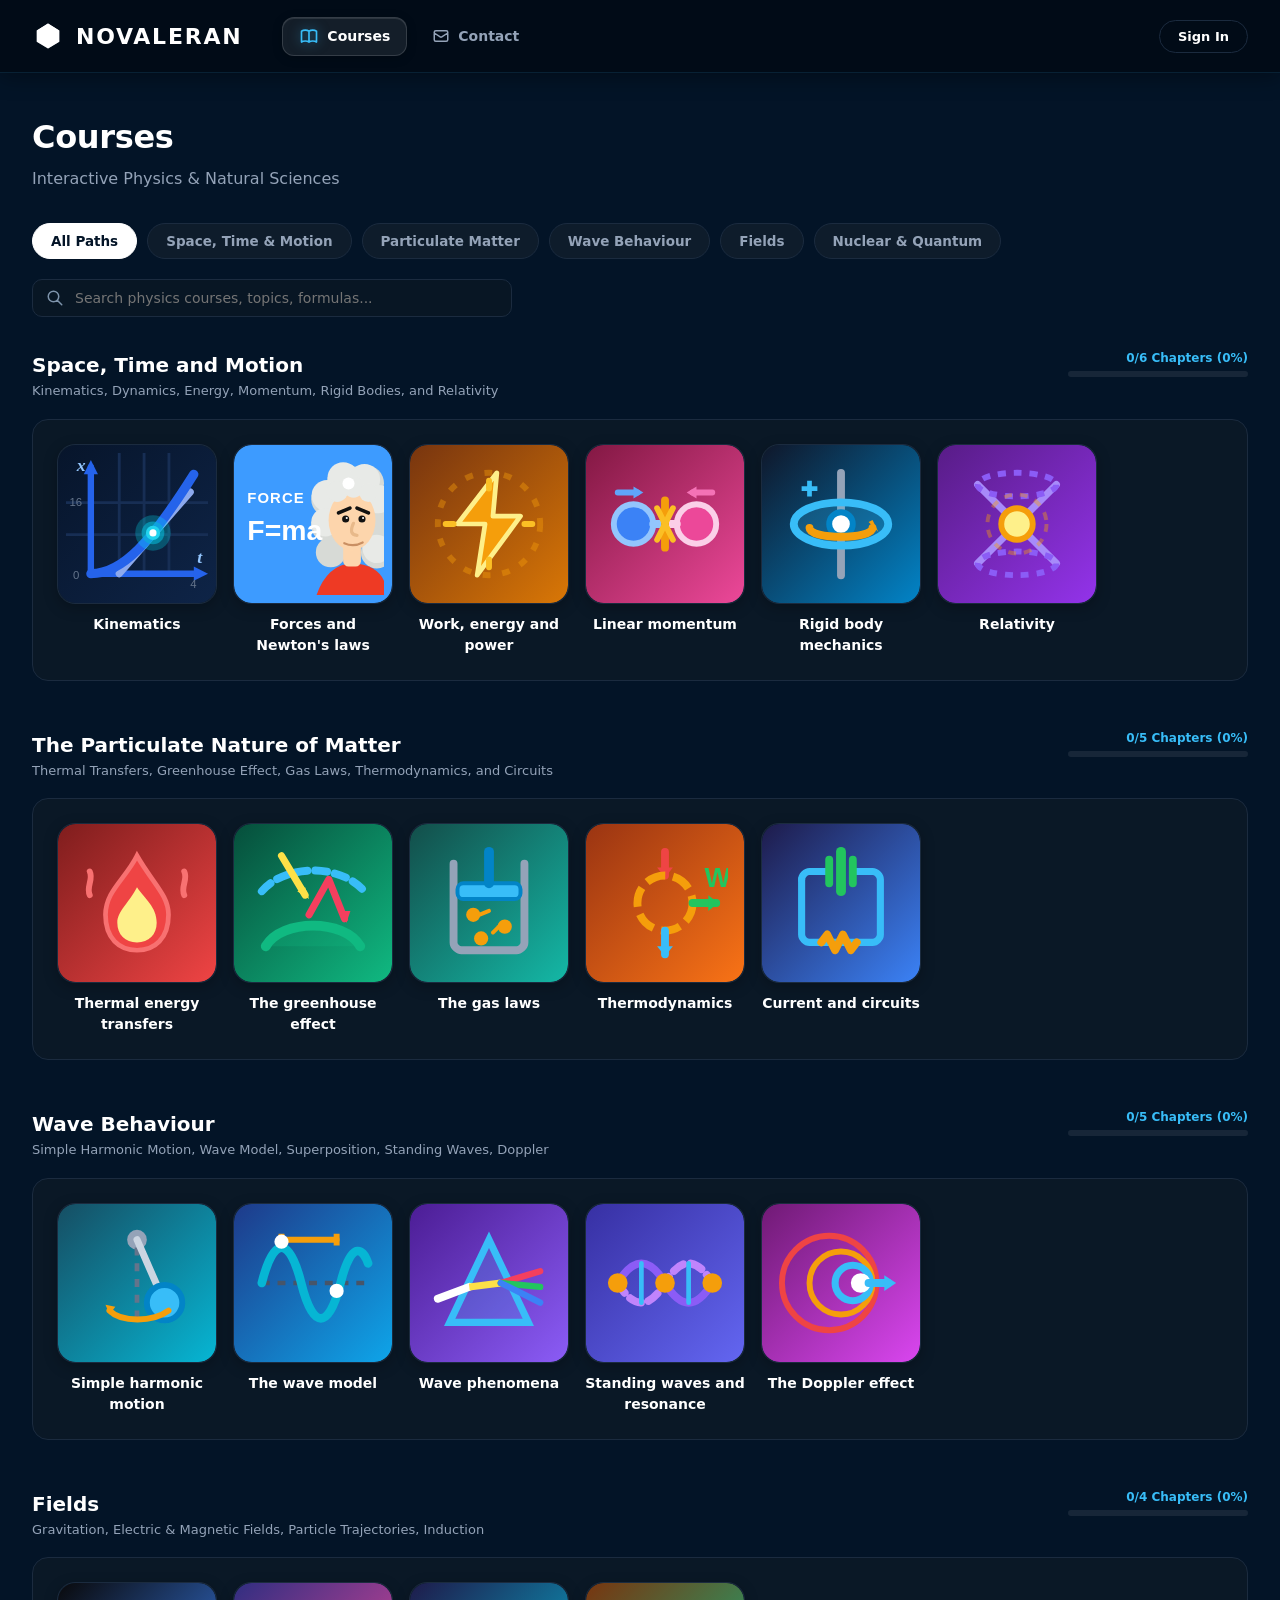
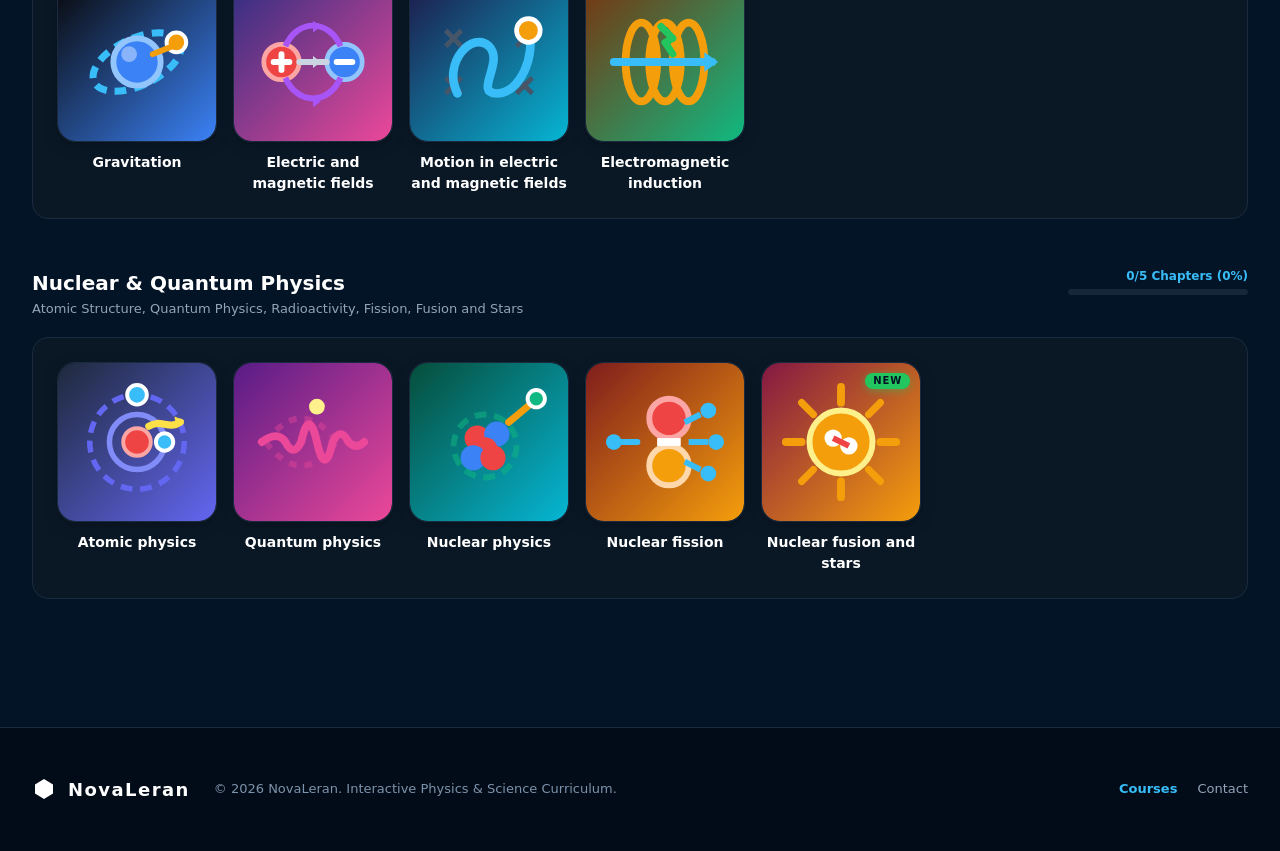
<file: index.html>
<!DOCTYPE html>
<html lang="en">
<head>
  <meta charset="utf-8">
  <meta name="viewport" content="width=device-width, initial-scale=1">
  <title>Courses | NovaLeran | Interactive Physics &amp; Natural Sciences</title>
  <meta http-equiv="Cache-Control" content="no-cache, no-store, must-revalidate">
  <meta http-equiv="Pragma" content="no-cache">
  <meta http-equiv="Expires" content="0">
  <link rel="stylesheet" href="style.css?v=18">
  <!-- Google Identity Services SDK for Google Sign-In -->
  <script src="https://accounts.google.com/gsi/client" async defer></script>
</head>
<body>

  <!-- ======================================================================
       Brilliant Header & Navigation
       ====================================================================== -->
  <header class="brilliant-header">
    <div class="header-inner">
      <div class="header-left">
        <!-- Brilliant Multifaceted Cube Logo -->
        <a href="index.html" class="brand-logo" id="brand-logo-btn" title="NovaLeran Home" style="text-decoration: none;">
          <div class="brand-icon">
            <svg width="30" height="30" viewBox="0 0 24 24" fill="none" xmlns="http://www.w3.org/2000/svg">
              <path d="M12 2L3 7.5v9L12 22l9-5.5v-9L12 2z" fill="#ffffff"/>
              <path d="M12 2l9 5.5-9 5.5-9-5.5L12 2z" fill="rgba(255,255,255,0.95)"/>
              <path d="M12 13v9l9-5.5v-9L12 13z" fill="rgba(255,255,255,0.7)"/>
              <path d="M12 13L3 7.5v9l9 5.5v-9z" fill="rgba(255,255,255,0.45)"/>
            </svg>
          </div>
          <span class="brand-name">NovaLeran</span>
        </a>

        <nav class="nav-links">
          <a class="nav-item active" data-nav="courses" href="index.html">
            <svg width="20" height="20" fill="none" stroke="currentColor" stroke-width="2" viewBox="0 0 24 24">
              <path d="M12 6.253v13m0-13C10.832 5.477 9.246 5 7.5 5S4.168 5.477 3 6.253v13C4.168 18.477 5.754 18 7.5 18s3.332.477 4.5 1.253m0-13C13.168 5.477 14.754 5 16.5 5c1.747 0 3.332.477 4.5 1.253v13C19.832 18.477 18.247 18 16.5 18c-1.746 0-3.332.477-4.5 1.253" stroke-linecap="round" stroke-linejoin="round"/>
            </svg>
            <span>Courses</span>
          </a>
          <a class="nav-item" data-nav="contact" href="contact.html">
            <svg width="18" height="18" fill="none" stroke="currentColor" stroke-width="2" viewBox="0 0 24 24">
              <path d="M3 8l7.89 5.26a2 2 0 002.22 0L21 8M5 19h14a2 2 0 002-2V7a2 2 0 00-2-2H5a2 2 0 00-2 2v10a2 2 0 002 2z" stroke-linecap="round" stroke-linejoin="round"/>
            </svg>
            <span>Contact</span>
          </a>
        </nav>
      </div>

      <!-- Right Header Actions (Sign In / User Profile) -->
      <div class="header-right" id="header-auth-container">
        <!-- Dynambically rendered by app.js -->
        <button class="nav-signin-btn" id="nav-signin-btn">Sign In</button>
      </div>
    </div>
  </header>

  <!-- ======================================================================
       Main Content (Learning Paths Only)
       ====================================================================== -->
  <main class="page-main">
    
    <!-- Hero Heading -->
    <div class="page-hero">
      <h1 class="page-title">Courses</h1>
      <p class="page-subtitle">Interactive Physics &amp; Natural Sciences</p>
    </div>

    <!-- Search & Filter Controls in Learning Paths -->
    <div class="learning-paths-controls">
      <!-- Subject Category Filter Buttons -->
      <div class="subject-filter-row">
        <button class="subject-filter-btn active" data-subject="All">All Paths</button>
        <button class="subject-filter-btn" data-subject="path-physics-unit-a">Space, Time &amp; Motion</button>
        <button class="subject-filter-btn" data-subject="path-physics-unit-b">Particulate Matter</button>
        <button class="subject-filter-btn" data-subject="path-physics-unit-c">Wave Behaviour</button>
        <button class="subject-filter-btn" data-subject="path-physics-unit-d">Fields</button>
        <button class="subject-filter-btn" data-subject="path-physics-unit-e">Nuclear &amp; Quantum</button>
      </div>

      <!-- Quick Search Bar -->
      <div class="search-field">
        <svg fill="none" stroke="currentColor" stroke-width="2" viewBox="0 0 24 24">
          <path d="M21 21l-6-6m2-5a7 7 0 11-14 0 7 7 0 0114 0z" stroke-linecap="round" stroke-linejoin="round"/>
        </svg>
        <input type="text" id="path-search-input" class="search-input" placeholder="Search physics courses, topics, formulas...">
      </div>
    </div>

    <!-- Chapter Grid Container (Rendered dynamically by app.js) -->
    <div id="learning-paths-list">
      <!-- Chapter tracks rendered here -->
    </div>

  </main>

  <!-- ======================================================================
       Brilliant Footer
       ====================================================================== -->
  <footer style="width: 100%; background: #020c18; border-top: 1px solid var(--border-subtle); padding: 48px 32px;">
    <div style="max-width: 1360px; margin: 0 auto; display: flex; flex-wrap: wrap; justify-content: space-between; align-items: center; gap: 24px;">
      <div style="display: flex; align-items: center; gap: 12px;">
        <svg width="24" height="24" viewBox="0 0 24 24" fill="none">
          <path d="M12 2L3 7.5v9L12 22l9-5.5v-9L12 2z" fill="#ffffff"/>
        </svg>
        <span style="font-size: 18px; font-weight: 800; letter-spacing: 0.08em; color: #fff;">NovaLeran</span>
        <span style="font-size: 13px; color: var(--text-muted); margin-left: 12px;">
          © 2026 NovaLeran. Interactive Physics &amp; Science Curriculum.
        </span>
      </div>
      <div style="display: flex; flex-wrap: wrap; gap: 20px; font-size: 13px; color: var(--text-secondary);">
        <a href="index.html" style="color: #38bdf8; text-decoration: none; font-weight: 600;">Courses</a>
        <a href="contact.html" style="color: var(--text-secondary); text-decoration: none;">Contact</a>
      </div>
    </div>
  </footer>

  <!-- Scripts -->
  <script src="curriculum-data.js?v=18"></script>
  <script src="app.js?v=19"></script>
</body>
</html>
</file>
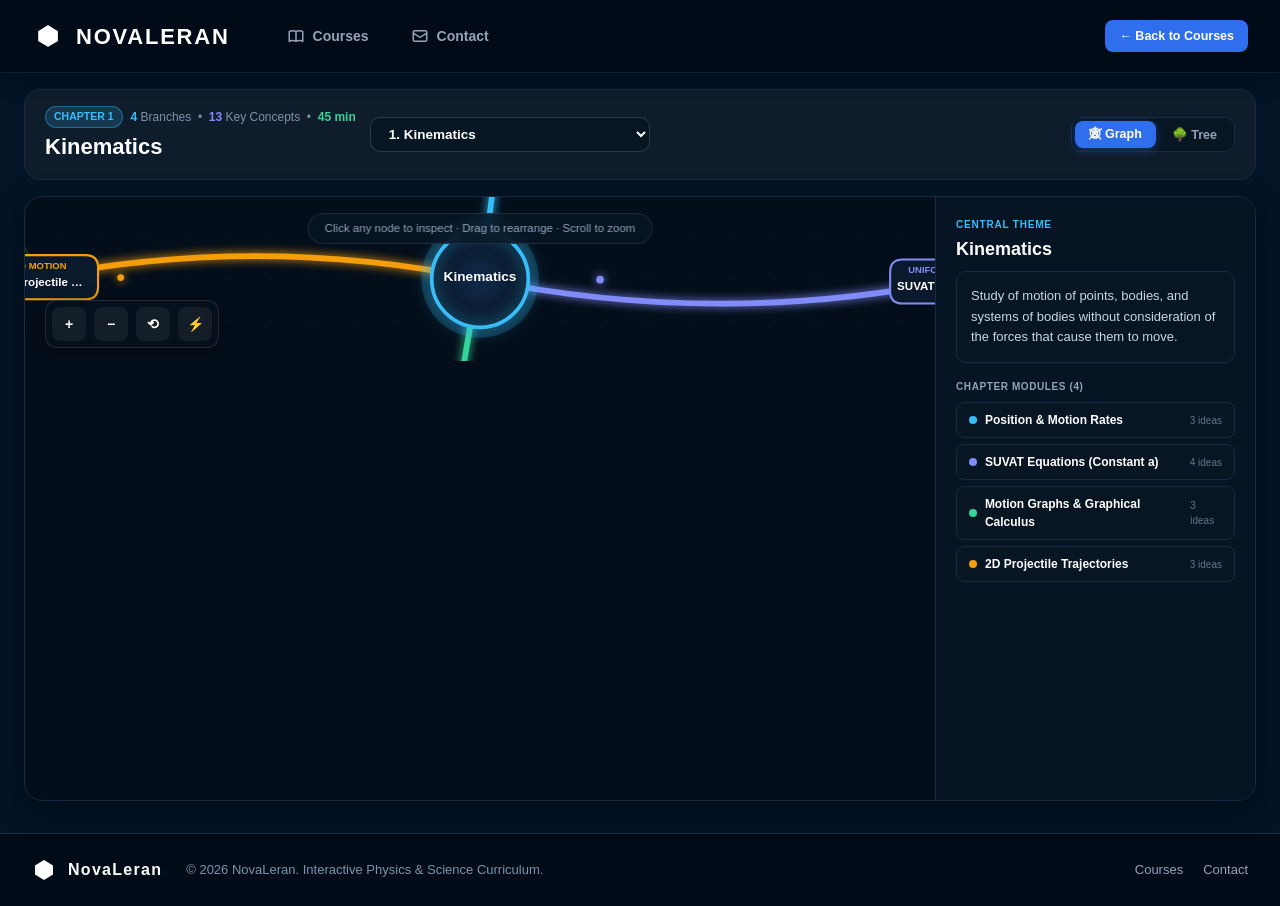
<file: chapter.html>
<!DOCTYPE html>
<html lang="en">
<head>
  <meta charset="utf-8">
  <meta name="viewport" content="width=device-width, initial-scale=1">
  <title>Concept Mind Map | NovaLeran</title>
  <meta http-equiv="Cache-Control" content="no-cache, no-store, must-revalidate">
  <meta http-equiv="Pragma" content="no-cache">
  <meta http-equiv="Expires" content="0">
  <link rel="stylesheet" href="style.css?v=18">
  <style>
    /* Dedicated Chapter Mind Map Layout Styles */
    .mm-layout-wrapper {
      flex: 1;
      display: flex;
      flex-direction: column;
      max-width: 1440px;
      width: 100%;
      margin: 0 auto;
      padding: 16px 24px 32px;
      box-sizing: border-box;
      min-height: calc(100vh - 140px);
    }

    .mm-header-bar {
      display: flex;
      flex-wrap: wrap;
      align-items: center;
      justify-content: space-between;
      gap: 16px;
      background: var(--bg-card);
      border: 1px solid var(--border-subtle);
      border-radius: 16px;
      padding: 16px 20px;
      margin-bottom: 16px;
    }

    .mm-chapter-select {
      background: #081624;
      border: 1px solid rgba(255, 255, 255, 0.15);
      color: #fff;
      padding: 8px 14px;
      border-radius: 10px;
      font-size: 13.5px;
      font-weight: 600;
      cursor: pointer;
      outline: none;
      max-width: 280px;
      transition: border-color 0.2s;
    }
    .mm-chapter-select:hover, .mm-chapter-select:focus {
      border-color: var(--brilliant-blue);
    }

    .mm-view-toggle-group {
      display: flex;
      background: #081624;
      border: 1px solid var(--border-subtle);
      border-radius: 10px;
      padding: 3px;
      gap: 2px;
    }

    .mm-view-toggle-btn {
      background: transparent;
      border: none;
      color: var(--text-secondary);
      padding: 6px 14px;
      border-radius: 8px;
      font-size: 12.5px;
      font-weight: 700;
      cursor: pointer;
      transition: all 0.2s ease;
      display: inline-flex;
      align-items: center;
      gap: 6px;
    }
    .mm-view-toggle-btn.active {
      background: var(--brilliant-blue);
      color: #fff;
      box-shadow: 0 2px 8px rgba(47, 111, 238, 0.4);
    }

    .mm-workspace {
      flex: 1;
      display: flex;
      height: 680px;
      min-height: 520px;
      background: #040e1a;
      border: 1px solid var(--border-subtle);
      border-radius: 18px;
      overflow: hidden;
      position: relative;
      box-shadow: 0 10px 30px rgba(0, 0, 0, 0.4);
    }

    .mm-canvas-pane {
      flex: 1;
      position: relative;
      min-width: 0;
      height: 100%;
      cursor: grab;
    }

    .mm-floating-controls {
      position: absolute;
      bottom: 20px;
      left: 20px;
      display: flex;
      gap: 8px;
      background: rgba(6, 17, 29, 0.9);
      backdrop-filter: blur(12px);
      border: 1px solid rgba(255, 255, 255, 0.12);
      border-radius: 12px;
      padding: 6px;
      box-shadow: 0 4px 16px rgba(0, 0, 0, 0.4);
      z-index: 10;
    }

    .mm-control-btn {
      width: 34px;
      height: 34px;
      border-radius: 8px;
      background: rgba(255, 255, 255, 0.06);
      border: 1px solid transparent;
      color: #fff;
      font-size: 14px;
      font-weight: 700;
      display: flex;
      align-items: center;
      justify-content: center;
      cursor: pointer;
      transition: all 0.15s ease;
    }
    .mm-control-btn:hover {
      background: rgba(255, 255, 255, 0.14);
      border-color: rgba(255, 255, 255, 0.2);
    }

    .mm-hint-badge {
      position: absolute;
      top: 16px;
      left: 50%;
      transform: translateX(-50%);
      background: rgba(8, 22, 36, 0.85);
      backdrop-filter: blur(8px);
      border: 1px solid rgba(255, 255, 255, 0.1);
      border-radius: 20px;
      padding: 6px 16px;
      font-size: 11.5px;
      color: #94a3b8;
      pointer-events: none;
      white-space: nowrap;
      z-index: 10;
    }

    .mm-inspector {
      width: 320px;
      flex-shrink: 0;
      background: #061424;
      border-left: 1px solid var(--border-subtle);
      display: flex;
      flex-direction: column;
      overflow-y: auto;
      padding: 20px;
      box-sizing: border-box;
      transition: transform 0.3s cubic-bezier(0.4, 0, 0.2, 1);
      z-index: 20;
    }

    .mm-tree-pane {
      width: 100%;
      height: 100%;
      overflow-y: auto;
      background: #040e1a;
      display: none;
    }

    /* Responsive Drawer on Tablets & Mobile */
    @media (max-width: 900px) {
      .mm-layout-wrapper {
        padding: 12px 14px 24px;
      }
      .mm-header-bar {
        flex-direction: column;
        align-items: stretch;
        gap: 12px;
      }
      .mm-chapter-select {
        max-width: 100%;
      }
      .mm-workspace {
        height: 560px;
        flex-direction: column;
      }
      .mm-inspector {
        position: absolute;
        top: 0;
        right: 0;
        bottom: 0;
        width: 300px;
        max-width: 85%;
        box-shadow: -8px 0 24px rgba(0, 0, 0, 0.6);
        transform: translateX(100%);
      }
      .mm-inspector.open {
        transform: translateX(0);
      }
      .mm-inspector-toggle-mobile {
        display: flex !important;
      }
    }

    @media (max-width: 480px) {
      .mm-workspace {
        height: 480px;
      }
      .mm-floating-controls {
        bottom: 12px;
        left: 12px;
        padding: 4px;
      }
      .mm-control-btn {
        width: 30px;
        height: 30px;
        font-size: 12px;
      }
      .mm-hint-badge {
        font-size: 10px;
        padding: 4px 12px;
      }
    }
  </style>
</head>
<body style="min-height: 100vh; display: flex; flex-direction: column; background: var(--bg-body, #031427); color: #fff; margin: 0; font-family: -apple-system, BlinkMacSystemFont, 'Segoe UI', Roboto, Helvetica, Arial, sans-serif;">

  <!-- Header & Navigation -->
  <header class="brilliant-header">
    <div class="header-inner">
      <div class="header-left">
        <!-- Brand Logo -->
        <a href="index.html" class="brand-logo" id="brand-logo-btn" title="NovaLeran Home" style="text-decoration: none;">
          <div class="brand-icon">
            <svg width="26" height="26" viewBox="0 0 24 24" fill="none" xmlns="http://www.w3.org/2000/svg">
              <path d="M12 2L3 7.5v9L12 22l9-5.5v-9L12 2z" fill="#ffffff"/>
              <path d="M12 2l9 5.5-9 5.5-9-5.5L12 2z" fill="rgba(255,255,255,0.95)"/>
              <path d="M12 13v9l9-5.5v-9L12 13z" fill="rgba(255,255,255,0.7)"/>
              <path d="M12 13L3 7.5v9l9 5.5v-9z" fill="rgba(255,255,255,0.45)"/>
            </svg>
          </div>
          <span class="brand-name">NovaLeran</span>
        </a>

        <nav class="nav-links">
          <a class="nav-item" href="index.html">
            <svg width="18" height="18" fill="none" stroke="currentColor" stroke-width="2" viewBox="0 0 24 24">
              <path d="M12 6.253v13m0-13C10.832 5.477 9.246 5 7.5 5S4.168 5.477 3 6.253v13C4.168 18.477 5.754 18 7.5 18s3.332.477 4.5 1.253m0-13C13.168 5.477 14.754 5 16.5 5c1.747 0 3.332.477 4.5 1.253v13C19.832 18.477 18.247 18 16.5 18c-1.746 0-3.332.477-4.5 1.253" stroke-linecap="round" stroke-linejoin="round"/>
            </svg>
            <span>Courses</span>
          </a>
          <a class="nav-item" href="contact.html">
            <svg width="18" height="18" fill="none" stroke="currentColor" stroke-width="2" viewBox="0 0 24 24">
              <path d="M3 8l7.89 5.26a2 2 0 002.22 0L21 8M5 19h14a2 2 0 002-2V7a2 2 0 00-2-2H5a2 2 0 00-2 2v10a2 2 0 002 2z" stroke-linecap="round" stroke-linejoin="round"/>
            </svg>
            <span>Contact</span>
          </a>
        </nav>
      </div>

      <!-- Right Header Actions -->
      <div class="header-right">
        <a href="index.html" class="action-start-btn" style="text-decoration: none; padding: 7px 14px; font-size: 12.5px; font-weight: 700; display: inline-flex; align-items: center; gap: 6px;">
          ← Back to Courses
        </a>
      </div>
    </div>
  </header>

  <!-- Mind Map App Content Area -->
  <main class="mm-layout-wrapper">
    
    <!-- Top Chapter Bar & Selector Controls -->
    <div class="mm-header-bar">
      <div style="display: flex; align-items: center; gap: 14px; flex-wrap: wrap;">
        <div>
          <div style="display: flex; align-items: center; gap: 8px; margin-bottom: 2px;">
            <span id="chapter-header-badge" style="background: rgba(56, 189, 248, 0.18); border: 1px solid rgba(56, 189, 248, 0.4); color: #38bdf8; font-size: 10.5px; font-weight: 800; text-transform: uppercase; padding: 2px 8px; border-radius: 20px;">
              Chapter
            </span>
            <span id="chapter-header-meta" style="font-size: 12px; color: var(--text-muted);">
              Interactive Concept Map
            </span>
          </div>
          <h1 id="chapter-header-title" style="font-size: 22px; font-weight: 800; color: #fff; margin: 0;">
            Kinematics
          </h1>
        </div>

        <!-- Jump to Another Chapter Dropdown -->
        <select id="chapter-select-dropdown" class="mm-chapter-select" title="Switch Physics Chapter">
          <!-- Populated dynamically by chapter.js -->
        </select>
      </div>

      <!-- View Switcher (Interactive Graph vs Tree View) -->
      <div style="display: flex; align-items: center; gap: 10px; flex-wrap: wrap;">
        <div class="mm-view-toggle-group">
          <button id="btn-view-graph" class="mm-view-toggle-btn active" title="Visual Network Graph">
            <span>🕸 Graph</span>
          </button>
          <button id="btn-view-tree" class="mm-view-toggle-btn" title="Hierarchical Tree List">
            <span>🌳 Tree</span>
          </button>
        </div>

        <!-- Mobile Drawer Toggle -->
        <button id="btn-toggle-inspector" class="mm-control-btn mm-inspector-toggle-mobile" style="display: none; width: auto; padding: 0 12px; font-size: 12px;" title="Toggle Concept Inspector">
          <span>🧠 Inspector</span>
        </button>
      </div>
    </div>

    <!-- Interactive Mind Map Workspace Canvas & Inspector -->
    <div class="mm-workspace">
      
      <!-- Graph Canvas Container -->
      <div id="mm-canvas-container" class="mm-canvas-pane">
        <canvas id="mm-graph-canvas"></canvas>

        <!-- Centered Hint Badge -->
        <div class="mm-hint-badge">
          Click any node to inspect · Drag to rearrange · Scroll to zoom
        </div>

        <!-- Floating Controls (Zoom, Reset, Physics) -->
        <div class="mm-floating-controls">
          <button id="btn-zoom-in" class="mm-control-btn" title="Zoom In (+)">+</button>
          <button id="btn-zoom-out" class="mm-control-btn" title="Zoom Out (-)">−</button>
          <button id="btn-zoom-reset" class="mm-control-btn" title="Reset Camera (R)">⟲</button>
          <button id="btn-toggle-physics" class="mm-control-btn" style="color: #38bdf8;" title="Toggle Physics Simulation">⚡</button>
        </div>
      </div>

      <!-- Tree View Alternative Container -->
      <div id="mm-tree-container" class="mm-tree-pane">
        <!-- Rendered dynamically by chapter.js -->
      </div>

      <!-- Side Inspector Panel -->
      <div id="mm-inspector-panel" class="mm-inspector">
        <div id="mm-inspector-content">
          <!-- Populated dynamically by chapter.js -->
        </div>
      </div>

    </div>

  </main>

  <!-- Footer -->
  <footer style="width: 100%; background: #020c18; border-top: 1px solid var(--border-subtle); padding: 24px 32px; box-sizing: border-box;">
    <div style="max-width: 1360px; margin: 0 auto; display: flex; flex-wrap: wrap; justify-content: space-between; align-items: center; gap: 16px;">
      <div style="display: flex; align-items: center; gap: 12px;">
        <svg width="24" height="24" viewBox="0 0 24 24" fill="none">
          <path d="M12 2L3 7.5v9L12 22l9-5.5v-9L12 2z" fill="#ffffff"/>
        </svg>
        <span style="font-size: 16px; font-weight: 800; letter-spacing: 0.08em; color: #fff;">NovaLeran</span>
        <span style="font-size: 13px; color: var(--text-muted); margin-left: 12px;">
          © 2026 NovaLeran. Interactive Physics &amp; Science Curriculum.
        </span>
      </div>
      <div style="display: flex; flex-wrap: wrap; gap: 20px; font-size: 13px; color: var(--text-secondary);">
        <a href="index.html" style="color: var(--text-secondary); text-decoration: none;">Courses</a>
        <a href="contact.html" style="color: var(--text-secondary); text-decoration: none;">Contact</a>
      </div>
    </div>
  </footer>

  <!-- Curriculum Data and Mind Map Engine Scripts -->
  <script src="curriculum-data.js?v=18"></script>
  <script src="chapter.js?v=18"></script>
</body>
</html>
</file>
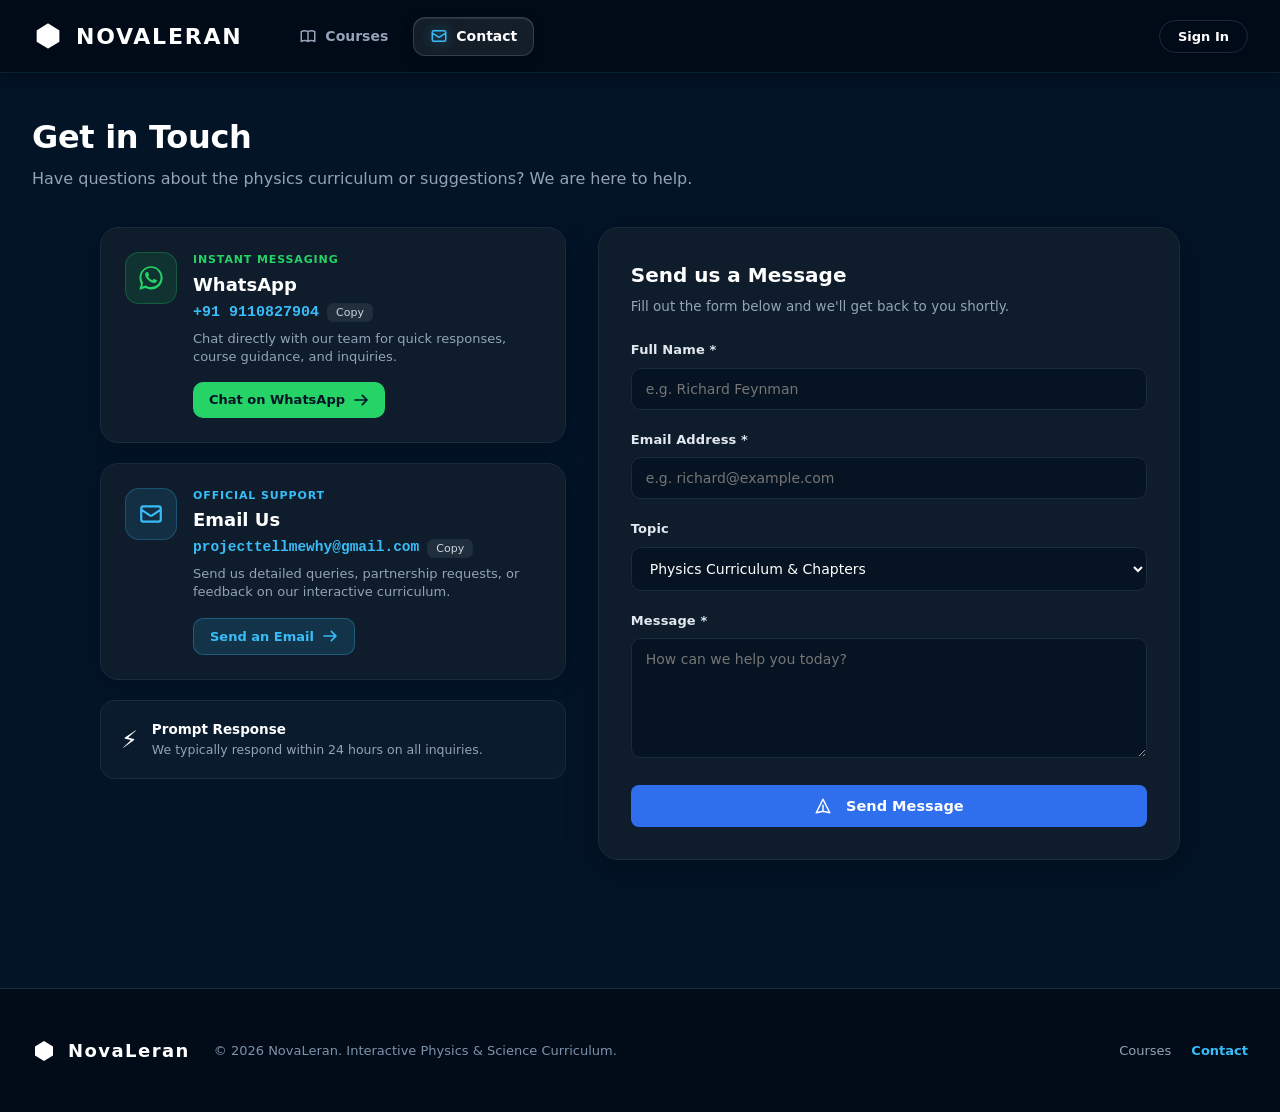
<file: contact.html>
<!DOCTYPE html>
<html lang="en">
<head>
  <meta charset="utf-8">
  <meta name="viewport" content="width=device-width, initial-scale=1">
  <title>Contact Us | NovaLeran</title>
  <meta http-equiv="Cache-Control" content="no-cache, no-store, must-revalidate">
  <meta http-equiv="Pragma" content="no-cache">
  <meta http-equiv="Expires" content="0">
  <link rel="stylesheet" href="style.css?v=18">
  <!-- Google Identity Services SDK for Google Sign-In -->
  <script src="https://accounts.google.com/gsi/client" async defer></script>
</head>
<body>

  <!-- ======================================================================
       Brilliant Header & Navigation
       ====================================================================== -->
  <header class="brilliant-header">
    <div class="header-inner">
      <div class="header-left">
        <!-- Brand Logo -->
        <a href="index.html" class="brand-logo" id="brand-logo-btn" title="NovaLeran Home" style="text-decoration: none;">
          <div class="brand-icon">
            <svg width="30" height="30" viewBox="0 0 24 24" fill="none" xmlns="http://www.w3.org/2000/svg">
              <path d="M12 2L3 7.5v9L12 22l9-5.5v-9L12 2z" fill="#ffffff"/>
              <path d="M12 2l9 5.5-9 5.5-9-5.5L12 2z" fill="rgba(255,255,255,0.95)"/>
              <path d="M12 13v9l9-5.5v-9L12 13z" fill="rgba(255,255,255,0.7)"/>
              <path d="M12 13L3 7.5v9l9 5.5v-9z" fill="rgba(255,255,255,0.45)"/>
            </svg>
          </div>
          <span class="brand-name">NovaLeran</span>
        </a>

        <nav class="nav-links">
          <a class="nav-item" data-nav="courses" href="index.html">
            <svg width="18" height="18" fill="none" stroke="currentColor" stroke-width="2" viewBox="0 0 24 24">
              <path d="M12 6.253v13m0-13C10.832 5.477 9.246 5 7.5 5S4.168 5.477 3 6.253v13C4.168 18.477 5.754 18 7.5 18s3.332.477 4.5 1.253m0-13C13.168 5.477 14.754 5 16.5 5c1.747 0 3.332.477 4.5 1.253v13C19.832 18.477 18.247 18 16.5 18c-1.746 0-3.332.477-4.5 1.253" stroke-linecap="round" stroke-linejoin="round"/>
            </svg>
            <span>Courses</span>
          </a>
          <a class="nav-item active" data-nav="contact" href="contact.html">
            <svg width="18" height="18" fill="none" stroke="currentColor" stroke-width="2" viewBox="0 0 24 24">
              <path d="M3 8l7.89 5.26a2 2 0 002.22 0L21 8M5 19h14a2 2 0 002-2V7a2 2 0 00-2-2H5a2 2 0 00-2 2v10a2 2 0 002 2z" stroke-linecap="round" stroke-linejoin="round"/>
            </svg>
            <span>Contact</span>
          </a>
        </nav>
      </div>

      <!-- Right Header Actions (Sign In / User Profile) -->
      <div class="header-right" id="header-auth-container">
        <!-- Dynambically rendered by app.js -->
        <button class="nav-signin-btn" id="nav-signin-btn">Sign In</button>
      </div>
    </div>
  </header>

  <!-- ======================================================================
       Main Content (Contact Us)
       ====================================================================== -->
  <main class="page-main">
    
    <!-- Hero Heading -->
    <div class="page-hero" style="margin-bottom: 36px;">
      <h1 class="page-title">Get in Touch</h1>
      <p class="page-subtitle">Have questions about the physics curriculum or suggestions? We are here to help.</p>
    </div>

    <div class="contact-grid">
      
      <!-- Left Column: Direct Contact Info Channels -->
      <div style="display: flex; flex-direction: column; gap: 20px;">
        
        <!-- WhatsApp Card -->
        <div class="contact-card">
          <div style="display: flex; align-items: flex-start; gap: 16px;">
            <div class="contact-card-icon whatsapp">
              <!-- Official WhatsApp SVG Icon -->
              <svg width="28" height="28" viewBox="0 0 24 24" fill="currentColor">
                <path d="M12.04 2c-5.46 0-9.91 4.45-9.91 9.91 0 1.75.46 3.45 1.32 4.95L2.05 22l5.25-1.38c1.45.79 3.08 1.21 4.74 1.21 5.46 0 9.91-4.45 9.91-9.91 0-2.65-1.03-5.14-2.9-7.01A9.816 9.816 0 0012.04 2zm0 17.72c-1.48 0-2.93-.4-4.2-1.15l-.3-.18-3.12.82.83-3.04-.2-.31a8.17 8.17 0 01-1.25-4.35c0-4.52 3.68-8.19 8.19-8.19 2.19 0 4.25.85 5.8 2.4 1.55 1.55 2.4 3.61 2.4 5.79 0 4.52-3.67 8.2-8.15 8.2zm4.49-6.14c-.25-.12-1.47-.72-1.7-.81-.23-.08-.39-.12-.56.12-.17.25-.64.81-.79.97-.14.17-.29.19-.54.06-.25-.12-1.05-.39-1.99-1.23-.74-.66-1.23-1.47-1.38-1.72-.14-.25-.02-.38.11-.51.11-.11.25-.29.37-.43.12-.14.17-.25.25-.41.08-.17.04-.31-.02-.43-.06-.12-.56-1.34-.76-1.84-.2-.48-.4-.42-.56-.43h-.47c-.17 0-.43.06-.66.31-.22.25-.86.84-.86 2.06 0 1.21.89 2.39 1.01 2.56.12.17 1.75 2.67 4.23 3.74.59.26 1.05.41 1.41.53.59.19 1.13.16 1.56.1.48-.07 1.47-.6 1.68-1.18.21-.58.21-1.07.14-1.18-.06-.11-.23-.18-.47-.3z"/>
              </svg>
            </div>
            <div style="flex: 1;">
              <div style="font-size: 11px; font-weight: 800; color: #25D366; text-transform: uppercase; letter-spacing: 0.08em; margin-bottom: 2px;">
                Instant Messaging
              </div>
              <h3 style="font-size: 18px; font-weight: 800; color: #fff; margin: 0 0 4px 0;">WhatsApp</h3>
              <div style="display: flex; align-items: center; gap: 8px; margin-bottom: 6px;">
                <span style="font-size: 15px; font-weight: 700; color: #38bdf8; font-family: monospace;">+91 9110827904</span>
                <button type="button" onclick="copyContact('9110827904', this)" title="Copy WhatsApp Number" style="background: rgba(255,255,255,0.08); border: 1px solid var(--border-subtle); color: #cbd5e1; border-radius: 6px; padding: 2px 8px; font-size: 11px; cursor: pointer;">
                  Copy
                </button>
              </div>
              <p style="font-size: 13px; color: var(--text-secondary); margin: 0 0 12px 0; line-height: 1.4;">
                Chat directly with our team for quick responses, course guidance, and inquiries.
              </p>
              <a href="https://wa.me/919110827904" target="_blank" rel="noopener noreferrer" class="contact-action-btn whatsapp-btn">
                <span>Chat on WhatsApp</span>
                <svg width="16" height="16" fill="none" stroke="currentColor" stroke-width="2.5" viewBox="0 0 24 24">
                  <path d="M14 5l7 7m0 0l-7 7m7-7H3" stroke-linecap="round" stroke-linejoin="round"/>
                </svg>
              </a>
            </div>
          </div>
        </div>

        <!-- Email Card -->
        <div class="contact-card">
          <div style="display: flex; align-items: flex-start; gap: 16px;">
            <div class="contact-card-icon email">
              <svg width="26" height="26" fill="none" stroke="currentColor" stroke-width="2" viewBox="0 0 24 24">
                <path d="M3 8l7.89 5.26a2 2 0 002.22 0L21 8M5 19h14a2 2 0 002-2V7a2 2 0 00-2-2H5a2 2 0 00-2 2v10a2 2 0 002 2z" stroke-linecap="round" stroke-linejoin="round"/>
              </svg>
            </div>
            <div style="flex: 1;">
              <div style="font-size: 11px; font-weight: 800; color: #38bdf8; text-transform: uppercase; letter-spacing: 0.08em; margin-bottom: 2px;">
                Official Support
              </div>
              <h3 style="font-size: 18px; font-weight: 800; color: #fff; margin: 0 0 4px 0;">Email Us</h3>
              <div style="display: flex; align-items: center; gap: 8px; margin-bottom: 6px;">
                <span style="font-size: 14.5px; font-weight: 700; color: #38bdf8; font-family: monospace;">projecttellmewhy@gmail.com</span>
                <button type="button" onclick="copyContact('projecttellmewhy@gmail.com', this)" title="Copy Email Address" style="background: rgba(255,255,255,0.08); border: 1px solid var(--border-subtle); color: #cbd5e1; border-radius: 6px; padding: 2px 8px; font-size: 11px; cursor: pointer;">
                  Copy
                </button>
              </div>
              <p style="font-size: 13px; color: var(--text-secondary); margin: 0 0 12px 0; line-height: 1.4;">
                Send us detailed queries, partnership requests, or feedback on our interactive curriculum.
              </p>
              <a href="mailto:projecttellmewhy@gmail.com" class="contact-action-btn email-btn">
                <span>Send an Email</span>
                <svg width="16" height="16" fill="none" stroke="currentColor" stroke-width="2.5" viewBox="0 0 24 24">
                  <path d="M14 5l7 7m0 0l-7 7m7-7H3" stroke-linecap="round" stroke-linejoin="round"/>
                </svg>
              </a>
            </div>
          </div>
        </div>

        <!-- Quick Help Note -->
        <div style="background: rgba(255, 255, 255, 0.03); border: 1px solid var(--border-subtle); border-radius: 14px; padding: 18px 20px; display: flex; align-items: center; gap: 14px;">
          <span style="font-size: 24px;">⚡</span>
          <div>
            <h4 style="font-size: 13.5px; font-weight: 700; color: #fff; margin: 0 0 2px 0;">Prompt Response</h4>
            <p style="font-size: 12.5px; color: var(--text-secondary); margin: 0;">We typically respond within 24 hours on all inquiries.</p>
          </div>
        </div>

      </div>

      <!-- Right Column: Interactive Contact Form -->
      <div class="contact-form-card">
        <div style="margin-bottom: 24px;">
          <h2 style="font-size: 20px; font-weight: 800; color: #fff; margin: 0 0 6px 0;">Send us a Message</h2>
          <p style="font-size: 13.5px; color: var(--text-secondary); margin: 0;">Fill out the form below and we'll get back to you shortly.</p>
        </div>

        <form id="contact-form" onsubmit="handleContactSubmit(event)">
          
          <div class="contact-form-group">
            <label class="contact-form-label" for="contact-name">Full Name *</label>
            <input type="text" id="contact-name" class="contact-form-input" placeholder="e.g. Richard Feynman" required>
          </div>

          <div class="contact-form-group">
            <label class="contact-form-label" for="contact-email">Email Address *</label>
            <input type="email" id="contact-email" class="contact-form-input" placeholder="e.g. richard@example.com" required>
          </div>

          <div class="contact-form-group">
            <label class="contact-form-label" for="contact-subject">Topic</label>
            <select id="contact-subject" class="contact-form-select">
              <option value="Physics Curriculum">Physics Curriculum &amp; Chapters</option>
              <option value="Nuclear Physics & Stars">Nuclear Physics &amp; Stars</option>
              <option value="General Inquiry">General Inquiry</option>
              <option value="Feedback / Suggestions">Feedback &amp; Suggestions</option>
              <option value="Technical Support">Technical Support</option>
            </select>
          </div>

          <div class="contact-form-group">
            <label class="contact-form-label" for="contact-message">Message *</label>
            <textarea id="contact-message" class="contact-form-textarea" placeholder="How can we help you today?" required></textarea>
          </div>

          <div id="contact-form-status" style="margin-bottom: 16px; display: none;"></div>

          <button type="submit" id="contact-submit-btn" class="action-start-btn" style="width: 100%; justify-content: center; padding: 12px; font-size: 14.5px; font-weight: 700;">
            <svg width="18" height="18" fill="none" stroke="currentColor" stroke-width="2" viewBox="0 0 24 24" style="margin-right: 6px;">
              <path d="M12 19l9 2-9-18-9 18 9-2zm0 0v-8" stroke-linecap="round" stroke-linejoin="round"/>
            </svg>
            <span>Send Message</span>
          </button>
        </form>
      </div>

    </div>

  </main>

  <!-- ======================================================================
       Brilliant Footer
       ====================================================================== -->
  <footer style="width: 100%; background: #020c18; border-top: 1px solid var(--border-subtle); padding: 48px 32px;">
    <div style="max-width: 1360px; margin: 0 auto; display: flex; flex-wrap: wrap; justify-content: space-between; align-items: center; gap: 24px;">
      <div style="display: flex; align-items: center; gap: 12px;">
        <svg width="24" height="24" viewBox="0 0 24 24" fill="none">
          <path d="M12 2L3 7.5v9L12 22l9-5.5v-9L12 2z" fill="#ffffff"/>
        </svg>
        <span style="font-size: 18px; font-weight: 800; letter-spacing: 0.08em; color: #fff;">NovaLeran</span>
        <span style="font-size: 13px; color: var(--text-muted); margin-left: 12px;">
          © 2026 NovaLeran. Interactive Physics &amp; Science Curriculum.
        </span>
      </div>
      <div style="display: flex; flex-wrap: wrap; gap: 20px; font-size: 13px; color: var(--text-secondary);">
        <a href="index.html" style="color: var(--text-secondary); text-decoration: none;">Courses</a>
        <a href="contact.html" style="color: #38bdf8; text-decoration: none; font-weight: 600;">Contact</a>
      </div>
    </div>
  </footer>

  <!-- Scripts -->
  <script src="curriculum-data.js?v=18"></script>
  <script src="app.js?v=19"></script>
  <script>
    function copyContact(text, btn) {
      if (navigator.clipboard) {
        navigator.clipboard.writeText(text).then(() => {
          const original = btn.innerText;
          btn.innerText = 'Copied!';
          btn.style.color = '#22c55e';
          setTimeout(() => {
            btn.innerText = original;
            btn.style.color = '';
          }, 2000);
        });
      }
    }

    function handleContactSubmit(e) {
      e.preventDefault();
      const name = document.getElementById('contact-name').value.trim();
      const email = document.getElementById('contact-email').value.trim();
      const subject = document.getElementById('contact-subject').value;
      const message = document.getElementById('contact-message').value.trim();
      const statusBox = document.getElementById('contact-form-status');
      const submitBtn = document.getElementById('contact-submit-btn');

      if (!name || !email || !message) return;

      submitBtn.disabled = true;
      submitBtn.innerHTML = 'Sending...';

      const mailSubject = encodeURIComponent(`[NovaLeran Inquiry] ${subject} - ${name}`);
      const mailBody = encodeURIComponent(`Name: ${name}\nEmail: ${email}\nTopic: ${subject}\n\nMessage:\n${message}`);
      const mailtoUrl = `mailto:projecttellmewhy@gmail.com?subject=${mailSubject}&body=${mailBody}`;

      const waText = encodeURIComponent(`Hi NovaLeran, my name is ${name} (${email}). Topic: ${subject} - ${message}`);
      const waUrl = `https://wa.me/919110827904?text=${waText}`;

      setTimeout(() => {
        statusBox.style.display = 'block';
        statusBox.innerHTML = `
          <div style="background: rgba(34, 197, 94, 0.12); border: 1px solid #22c55e; color: #86efac; padding: 14px 16px; border-radius: 10px; font-size: 13.5px; line-height: 1.55;">
            <strong>✓ Message Ready!</strong><br>
            Thank you, ${name}. Choose your preferred channel to send:
            <div style="margin-top: 10px; display: flex; gap: 10px; flex-wrap: wrap;">
              <a href="${mailtoUrl}" class="contact-action-btn email-btn" style="padding: 7px 14px; font-size: 12.5px; margin-top: 0;">
                <svg width="14" height="14" fill="none" stroke="currentColor" stroke-width="2" viewBox="0 0 24 24">
                  <path d="M3 8l7.89 5.26a2 2 0 002.22 0L21 8M5 19h14a2 2 0 002-2V7a2 2 0 00-2-2H5a2 2 0 00-2 2v10a2 2 0 002 2z"/>
                </svg>
                <span>Send via Email Client</span>
              </a>
              <a href="${waUrl}" target="_blank" rel="noopener noreferrer" class="contact-action-btn whatsapp-btn" style="padding: 7px 14px; font-size: 12.5px; margin-top: 0;">
                <svg width="14" height="14" viewBox="0 0 24 24" fill="currentColor">
                  <path d="M12.04 2c-5.46 0-9.91 4.45-9.91 9.91 0 1.75.46 3.45 1.32 4.95L2.05 22l5.25-1.38c1.45.79 3.08 1.21 4.74 1.21 5.46 0 9.91-4.45 9.91-9.91 0-2.65-1.03-5.14-2.9-7.01A9.816 9.816 0 0012.04 2zm0 17.72c-1.48 0-2.93-.4-4.2-1.15l-.3-.18-3.12.82.83-3.04-.2-.31a8.17 8.17 0 01-1.25-4.35c0-4.52 3.68-8.19 8.19-8.19 2.19 0 4.25.85 5.8 2.4 1.55 1.55 2.4 3.61 2.4 5.79 0 4.52-3.67 8.2-8.15 8.2zm4.49-6.14c-.25-.12-1.47-.72-1.7-.81-.23-.08-.39-.12-.56.12-.17.25-.64.81-.79.97-.14.17-.29.19-.54.06-.25-.12-1.05-.39-1.99-1.23-.74-.66-1.23-1.47-1.38-1.72-.14-.25-.02-.38.11-.51.11-.11.25-.29.37-.43.12-.14.17-.25.25-.41.08-.17.04-.31-.02-.43-.06-.12-.56-1.34-.76-1.84-.2-.48-.4-.42-.56-.43h-.47c-.17 0-.43.06-.66.31-.22.25-.86.84-.86 2.06 0 1.21.89 2.39 1.01 2.56.12.17 1.75 2.67 4.23 3.74.59.26 1.05.41 1.41.53.59.19 1.13.16 1.56.1.48-.07 1.47-.6 1.68-1.18.21-.58.21-1.07.14-1.18-.06-.11-.23-.18-.47-.3z"/>
                </svg>
                <span>Send via WhatsApp</span>
              </a>
            </div>
          </div>
        `;

        submitBtn.disabled = false;
        submitBtn.innerHTML = '✓ Sent / Ready';
        submitBtn.style.background = '#22c55e';
      }, 300);
    }
  </script>
</body>
</html>
</file>
<file: style.css>
/* ==========================================================================
   Brilliant.org Exact Clone Stylesheet
   Faithful replication of https://brilliant.org/courses/
   ========================================================================== */

:root {
  --bg-primary: #031427;
  --bg-header: rgba(2, 11, 22, 0.88);
  --bg-container: #0a1826;
  --bg-card: #0e1c2b;
  --bg-card-hover: #132437;
  --bg-input: #081624;
  --border-subtle: #1b2b3f;
  --border-hover: #29405d;
  
  --brilliant-blue: #2f6fee;
  --brilliant-blue-hover: #4582f6;
  --brilliant-gold: #f59e0b;
  --brilliant-flame: #ff7b00;
  --brilliant-green: #22c55e;
  --brilliant-purple: #8b5cf6;
  --brilliant-sky: #38bdf8;
  
  --text-primary: #ffffff;
  --text-secondary: #94a3b8;
  --text-muted: #7d93ab;
  --text-dim: #64748b;
  
  --shadow-sm: 0 2px 8px rgba(0, 0, 0, 0.25);
  --shadow-md: 0 8px 24px rgba(0, 0, 0, 0.35);
  --shadow-lg: 0 16px 40px rgba(0, 0, 0, 0.5);
  --shadow-glow: 0 0 20px rgba(47, 111, 238, 0.3);
}

* {
  margin: 0;
  padding: 0;
  box-sizing: border-box;
}

body {
  font-family: 'Inter', system-ui, -apple-system, BlinkMacSystemFont, "Segoe UI", Roboto, sans-serif;
  background-color: var(--bg-primary);
  color: var(--text-primary);
  min-height: 100vh;
  display: flex;
  flex-direction: column;
  line-height: 1.5;
  overflow-x: hidden;
  -webkit-font-smoothing: antialiased;
}

a {
  color: inherit;
  text-decoration: none;
}

button, input, textarea, select {
  font-family: inherit;
  color: inherit;
}

/* Custom Scrollbar */
::-webkit-scrollbar {
  width: 8px;
  height: 8px;
}
::-webkit-scrollbar-track {
  background: var(--bg-primary);
}
::-webkit-scrollbar-thumb {
  background: var(--border-subtle);
  border-radius: 4px;
}
::-webkit-scrollbar-thumb:hover {
  background: var(--border-hover);
}

/* ==========================================================================
   Brilliant Header & Navigation
   ========================================================================== */
.brilliant-header {
  width: 100%;
  background: var(--bg-header);
  border-bottom: 1px solid rgba(56, 189, 248, 0.12);
  position: sticky;
  top: 0;
  z-index: 50;
  backdrop-filter: blur(16px);
  -webkit-backdrop-filter: blur(16px);
  box-shadow: 0 4px 20px rgba(0, 0, 0, 0.35);
}

.header-inner {
  max-width: 1360px;
  margin: 0 auto;
  padding: 0 32px;
  height: 72px;
  display: flex;
  align-items: center;
  justify-content: space-between;
}

.header-left {
  display: flex;
  align-items: center;
  gap: 40px;
}

.brand-logo {
  display: flex;
  align-items: center;
  gap: 12px;
  cursor: pointer;
  user-select: none;
}

.brand-icon {
  width: 32px;
  height: 32px;
  display: flex;
  align-items: center;
  justify-content: center;
}

.brand-name {
  font-size: 22px;
  font-weight: 800;
  letter-spacing: 0.08em;
  color: #fff;
  text-transform: uppercase;
}

.nav-links {
  display: flex;
  align-items: center;
  gap: 8px;
}

.nav-item {
  position: relative;
  display: inline-flex;
  align-items: center;
  gap: 8px;
  padding: 8px 16px;
  border-radius: 12px;
  font-size: 14px;
  font-weight: 600;
  color: var(--text-secondary);
  background: transparent;
  border: 1px solid transparent;
  transition: all 0.2s cubic-bezier(0.4, 0, 0.2, 1);
  cursor: pointer;
  text-decoration: none;
}

.nav-item:hover {
  color: #fff;
  background: rgba(255, 255, 255, 0.06);
}

.nav-item.active {
  color: #ffffff;
  background: rgba(255, 255, 255, 0.08);
  border: 1px solid rgba(255, 255, 255, 0.14);
  box-shadow: 0 2px 10px rgba(0, 0, 0, 0.25), inset 0 1px 0 rgba(255, 255, 255, 0.1);
}

.nav-item.active svg {
  color: #38bdf8;
  filter: drop-shadow(0 0 6px rgba(56, 189, 248, 0.5));
}

.nav-indicator {
  display: none !important;
}

.header-right {
  display: flex;
  align-items: center;
  gap: 12px;
}

.pill-stat {
  display: flex;
  align-items: center;
  gap: 8px;
  padding: 6px 14px;
  border-radius: 999px;
  font-size: 14px;
  font-weight: 700;
  color: #fff;
  background-color: #141f2d;
  border: 1px solid var(--border-subtle);
  cursor: pointer;
  user-select: none;
  transition: all 0.15s ease;
}

.pill-stat:hover {
  border-color: var(--border-hover);
  background-color: #1c2b3d;
  transform: translateY(-1px);
}

.pill-stat.streak-pill svg {
  color: var(--brilliant-flame);
}

.pill-stat.energy-pill svg {
  color: var(--brilliant-sky);
}

.upgrade-btn {
  background: var(--brilliant-green);
  color: #042f1a;
  font-size: 13px;
  font-weight: 700;
  padding: 8px 16px;
  border-radius: 999px;
  border: none;
  cursor: pointer;
  transition: all 0.15s ease;
}

.upgrade-btn:hover {
  background: #34d399;
  box-shadow: 0 2px 10px rgba(52, 211, 153, 0.4);
}

.avatar-btn {
  width: 38px;
  height: 38px;
  border-radius: 50%;
  background: linear-gradient(135deg, #4f5df5, #f59e0b);
  display: flex;
  align-items: center;
  justify-content: center;
  color: #fff;
  font-size: 14px;
  font-weight: 700;
  border: 2px solid var(--border-subtle);
  cursor: pointer;
  transition: transform 0.15s ease;
}

.avatar-btn:hover {
  transform: scale(1.05);
}

/* ==========================================================================
   Navbar Authentication Controls & User Dropdown
   ========================================================================== */
.header-right {
  display: flex;
  align-items: center;
  gap: 12px;
  position: relative;
}

/* ==========================================================================
   Student Progress Bars (Header, Path Sections, Profile)
   ========================================================================== */
.header-progress-widget {
  display: flex;
  flex-direction: column;
  gap: 4px;
  background: rgba(255, 255, 255, 0.05);
  border: 1px solid rgba(255, 255, 255, 0.12);
  border-radius: 12px;
  padding: 6px 14px;
  min-width: 150px;
  cursor: pointer;
  transition: all 0.2s ease;
}

.header-progress-widget:hover {
  background: rgba(255, 255, 255, 0.1);
  border-color: rgba(59, 130, 246, 0.4);
  transform: translateY(-1px);
}

.header-progress-info {
  display: flex;
  justify-content: space-between;
  align-items: center;
  font-size: 11px;
  font-weight: 700;
}

.header-progress-label {
  color: var(--text-muted, #94a3b8);
  text-transform: uppercase;
  letter-spacing: 0.05em;
}

.header-progress-val {
  color: #38bdf8;
}

.header-progress-track {
  width: 100%;
  height: 5px;
  background: rgba(255, 255, 255, 0.1);
  border-radius: 999px;
  overflow: hidden;
}

.header-progress-fill {
  height: 100%;
  background: linear-gradient(90deg, #3b82f6, #22c55e);
  border-radius: 999px;
  transition: width 0.4s cubic-bezier(0.4, 0, 0.2, 1);
}

.path-progress-badge {
  display: flex;
  align-items: center;
  gap: 12px;
  background: rgba(8, 22, 36, 0.8);
  border: 1px solid rgba(255, 255, 255, 0.1);
  border-radius: 10px;
  padding: 8px 14px;
  margin-top: 8px;
}

.path-progress-track {
  flex: 1;
  height: 6px;
  background: rgba(255, 255, 255, 0.08);
  border-radius: 999px;
  overflow: hidden;
}

.path-progress-fill {
  height: 100%;
  background: linear-gradient(90deg, #4f5df5, #38bdf8);
  border-radius: 999px;
  transition: width 0.3s ease;
}

.nav-signin-btn {
  background: transparent;
  color: var(--text-primary, #fff);
  border: 1px solid var(--border-subtle, rgba(255, 255, 255, 0.15));
  padding: 8px 18px;
  border-radius: 999px;
  font-size: 13px;
  font-weight: 700;
  cursor: pointer;
  transition: all 0.2s cubic-bezier(0.4, 0, 0.2, 1);
}

.nav-signin-btn:hover {
  background: rgba(255, 255, 255, 0.08);
  border-color: rgba(255, 255, 255, 0.3);
  color: #fff;
  transform: translateY(-1px);
}

.nav-signup-btn {
  background: linear-gradient(135deg, #3b82f6, #4f5df5);
  color: #fff;
  border: none;
  padding: 8px 20px;
  border-radius: 999px;
  font-size: 13px;
  font-weight: 700;
  cursor: pointer;
  box-shadow: 0 2px 10px rgba(59, 130, 246, 0.35);
  transition: all 0.2s cubic-bezier(0.4, 0, 0.2, 1);
}

.nav-signup-btn:hover {
  background: linear-gradient(135deg, #2563eb, #4338ca);
  box-shadow: 0 4px 16px rgba(59, 130, 246, 0.5);
  transform: translateY(-1px);
}

.user-menu-wrapper {
  position: relative;
  display: flex;
  align-items: center;
}

.user-menu-btn {
  display: flex;
  align-items: center;
  gap: 10px;
  background: rgba(255, 255, 255, 0.05);
  border: 1px solid var(--border-subtle, rgba(255, 255, 255, 0.15));
  padding: 4px 12px 4px 6px;
  border-radius: 999px;
  cursor: pointer;
  transition: all 0.2s ease;
}

.user-menu-btn:hover {
  background: rgba(255, 255, 255, 0.1);
  border-color: rgba(255, 255, 255, 0.3);
}

.user-menu-name {
  font-size: 13px;
  font-weight: 700;
  color: #fff;
  max-width: 120px;
  overflow: hidden;
  text-overflow: ellipsis;
  white-space: nowrap;
}

.auth-dropdown {
  position: absolute;
  top: calc(100% + 10px);
  right: 0;
  width: 280px;
  background: #0b1726;
  border: 1px solid var(--border-subtle, rgba(255, 255, 255, 0.15));
  border-radius: 16px;
  box-shadow: 0 12px 32px rgba(0, 0, 0, 0.6), 0 0 0 1px rgba(255, 255, 255, 0.05);
  padding: 16px;
  z-index: 1000;
  display: none;
  animation: dropdownFadeIn 0.2s cubic-bezier(0.16, 1, 0.3, 1);
}

.auth-dropdown.show {
  display: block;
}

@keyframes dropdownFadeIn {
  from { opacity: 0; transform: translateY(-8px) scale(0.96); }
  to { opacity: 1; transform: translateY(0) scale(1); }
}

.dropdown-user-info {
  display: flex;
  align-items: center;
  gap: 12px;
  padding-bottom: 14px;
  border-bottom: 1px solid rgba(255, 255, 255, 0.08);
  margin-bottom: 12px;
}

.dropdown-item {
  display: flex;
  align-items: center;
  gap: 10px;
  width: 100%;
  padding: 10px 12px;
  background: transparent;
  border: none;
  border-radius: 8px;
  color: var(--text-secondary, #cbd5e1);
  font-size: 13px;
  font-weight: 600;
  cursor: pointer;
  transition: all 0.15s ease;
  text-align: left;
}

.dropdown-item:hover {
  background: rgba(255, 255, 255, 0.08);
  color: #fff;
}

.dropdown-item.danger:hover {
  background: rgba(239, 68, 68, 0.15);
  color: #f87171;
}

/* Auth Modal Specific Styles */
.auth-tabs {
  display: flex;
  background: rgba(255, 255, 255, 0.05);
  border-radius: 10px;
  padding: 4px;
  margin-bottom: 24px;
}

.auth-tab-btn {
  flex: 1;
  padding: 10px;
  border: none;
  background: transparent;
  color: var(--text-secondary, #cbd5e1);
  font-size: 14px;
  font-weight: 700;
  border-radius: 8px;
  cursor: pointer;
  transition: all 0.2s ease;
}

.auth-tab-btn.active {
  background: #3b82f6;
  color: #fff;
  box-shadow: 0 2px 8px rgba(59, 130, 246, 0.3);
}

.auth-form-group {
  margin-bottom: 16px;
  text-align: left;
}

.auth-form-group label {
  display: block;
  font-size: 12px;
  font-weight: 700;
  color: var(--text-muted, #94a3b8);
  text-transform: uppercase;
  letter-spacing: 0.05em;
  margin-bottom: 6px;
}

.auth-input {
  width: 100%;
  padding: 12px 14px;
  background: #06111e;
  border: 1px solid rgba(255, 255, 255, 0.15);
  border-radius: 10px;
  color: #fff;
  font-size: 14px;
  outline: none;
  transition: border-color 0.2s ease;
}

.auth-input:focus {
  border-color: #3b82f6;
  box-shadow: 0 0 0 3px rgba(59, 130, 246, 0.2);
}

.social-login-row {
  display: flex;
  gap: 12px;
  margin-top: 16px;
}

.social-auth-btn {
  flex: 1;
  display: flex;
  align-items: center;
  justify-content: center;
  gap: 8px;
  padding: 10px;
  background: #081624;
  border: 1px solid rgba(255, 255, 255, 0.12);
  border-radius: 10px;
  color: #fff;
  font-size: 13px;
  font-weight: 600;
  cursor: pointer;
  transition: background 0.2s ease;
}

.social-auth-btn:hover {
  background: rgba(255, 255, 255, 0.1);
  border-color: rgba(255, 255, 255, 0.25);
}

/* ==========================================================================
   Page Main Container
   ========================================================================== */
.page-main {
  width: 100%;
  max-width: 1360px;
  margin: 0 auto;
  padding: 40px 32px 80px;
  flex: 1 0 auto;
  box-sizing: border-box;
}

footer {
  margin-top: auto;
  width: 100%;
}

.page-hero {
  margin-bottom: 32px;
}

.page-title {
  font-size: 32px;
  font-weight: 800;
  letter-spacing: -0.01em;
  color: #fff;
  margin-bottom: 6px;
}

.page-subtitle {
  font-size: 16px;
  color: var(--text-secondary);
}

/* Subject Filter Buttons & Controls */
.learning-paths-controls {
  display: flex;
  flex-wrap: wrap;
  align-items: center;
  justify-content: space-between;
  gap: 16px;
  margin-bottom: 32px;
}

.subject-filter-row {
  display: flex;
  align-items: center;
  gap: 10px;
  overflow-x: auto;
  -webkit-overflow-scrolling: touch;
  scrollbar-width: none;
  padding-bottom: 4px;
  margin-bottom: 0;
}

.subject-filter-row::-webkit-scrollbar {
  display: none;
}

.subject-filter-btn {
  padding: 9px 18px;
  border-radius: 999px;
  font-size: 13.5px;
  font-weight: 600;
  background: var(--bg-card);
  border: 1px solid var(--border-subtle);
  color: var(--text-secondary);
  cursor: pointer;
  white-space: nowrap;
  flex-shrink: 0;
  transition: all 0.15s ease;
}

.subject-filter-btn:hover {
  color: #fff;
  border-color: var(--border-hover);
  background: #142232;
}

.subject-filter-btn.active {
  background: #fff;
  color: #031427;
  border-color: #fff;
  font-weight: 700;
}

/* ==========================================================================
   Learning Path Track Row (Horizontal Scroll)
   ========================================================================== */
.path-section {
  margin-bottom: 48px;
}

.path-section-header {
  display: flex;
  align-items: center;
  gap: 16px;
  margin-bottom: 18px;
}

.path-section-text {
  display: flex;
  flex-direction: column;
}

.path-section-meta {
  font-size: 11px;
  font-weight: 800;
  letter-spacing: 0.08em;
  color: var(--text-muted);
  text-transform: uppercase;
}

.path-section-title {
  font-size: 20px;
  font-weight: 800;
  color: #fff;
  margin: 1px 0;
}

.path-section-desc {
  font-size: 13px;
  color: var(--text-secondary);
}

.path-track-container {
  background-color: var(--bg-container);
  border: 1px solid var(--border-subtle);
  border-radius: 16px;
  padding: 24px;
  display: flex;
  gap: 16px;
  overflow-x: auto;
  -webkit-overflow-scrolling: touch;
  scroll-snap-type: x proximity;
  scrollbar-width: thin;
}

.course-tile {
  display: flex;
  flex-direction: column;
  align-items: center;
  gap: 10px;
  cursor: pointer;
  flex-shrink: 0;
  text-decoration: none;
  scroll-snap-align: start;
  transition: transform 0.2s ease;
}

.course-tile:hover {
  transform: translateY(-4px);
}

.tile-box {
  width: 160px;
  height: 160px;
  background-color: var(--bg-card);
  border: 1px solid var(--border-subtle);
  border-radius: 18px;
  padding: 0;
  display: flex;
  align-items: center;
  justify-content: center;
  position: relative;
  overflow: hidden;
  transition: all 0.25s cubic-bezier(0.4, 0, 0.2, 1);
  box-shadow: 0 4px 14px rgba(0, 0, 0, 0.25);
}

.course-tile:hover .tile-box {
  border-color: var(--brilliant-blue);
  box-shadow: 0 8px 24px rgba(47, 111, 238, 0.4);
}

.tile-icon-wrap {
  width: 100%;
  height: 100%;
  border-radius: inherit;
  display: flex;
  align-items: center;
  justify-content: center;
  box-shadow: none;
  border: none;
  overflow: hidden;
  position: relative;
  transition: transform 0.3s cubic-bezier(0.34, 1.56, 0.64, 1);
  flex-shrink: 0;
}

.course-tile:hover .tile-icon-wrap {
  transform: scale(1.05);
}

.tile-box .tile-icon-wrap svg {
  width: 100% !important;
  height: 100% !important;
  display: block;
  padding: 16px;
  box-sizing: border-box;
}

.tile-box .tile-icon-wrap svg.kinematics-svg,
.tile-box .tile-icon-wrap svg.full-bleed-svg {
  padding: 8px;
}

.modal-head .tile-icon-wrap svg {
  width: 100% !important;
  height: 100% !important;
  display: block;
  padding: 4px;
  box-sizing: border-box;
}

.tile-tag-new {
  position: absolute;
  top: 10px;
  right: 10px;
  background: #22c55e;
  color: #031427;
  font-size: 10px;
  font-weight: 800;
  text-transform: uppercase;
  letter-spacing: 0.08em;
  padding: 3px 8px;
  border-radius: 999px;
  box-shadow: 0 2px 8px rgba(34, 197, 94, 0.45);
  z-index: 15;
  line-height: 1;
  pointer-events: none;
  display: inline-block !important;
  visibility: visible !important;
  opacity: 1 !important;
}

.chapters-showcase-container {
  display: inline-flex;
  flex-direction: column;
  align-items: center;
  justify-content: center;
  aspect-ratio: 1 / 1;
  width: 250px;
  height: 250px;
  max-width: 100%;
  background-color: var(--bg-container);
  border: 1px solid var(--border-subtle);
  border-radius: 20px;
  padding: 20px;
  margin-top: 8px;
  margin-bottom: 48px;
  box-sizing: border-box;
  transition: all 0.2s ease;
}

.tile-title {
  font-size: 14px;
  font-weight: 600;
  color: #fff;
  text-align: center;
  max-width: 160px;
}

/* ==========================================================================
   Browse All Courses Catalog Section
   ========================================================================== */
.catalog-section {
  margin-top: 56px;
}

.catalog-header {
  margin-bottom: 24px;
}

.catalog-title {
  font-size: 26px;
  font-weight: 800;
  color: #fff;
  margin-bottom: 6px;
}

.catalog-subtitle {
  font-size: 15px;
  color: var(--text-secondary);
}

.catalog-toolbar {
  display: flex;
  flex-wrap: wrap;
  align-items: center;
  justify-content: space-between;
  gap: 16px;
  background: var(--bg-container);
  border: 1px solid var(--border-subtle);
  padding: 16px 20px;
  border-radius: 14px;
  margin-bottom: 28px;
}

.search-field {
  position: relative;
  flex: 1;
  min-width: 280px;
  max-width: 480px;
}

.search-field svg {
  position: absolute;
  left: 14px;
  top: 50%;
  transform: translateY(-50%);
  color: var(--text-muted);
  width: 18px;
  height: 18px;
}

.search-input {
  width: 100%;
  padding: 10px 16px 10px 42px;
  background: var(--bg-input);
  border: 1px solid var(--border-subtle);
  border-radius: 10px;
  color: #fff;
  font-size: 14px;
  outline: none;
  transition: border-color 0.2s ease, box-shadow 0.2s ease;
}

.search-input:focus {
  border-color: var(--brilliant-blue);
  box-shadow: 0 0 12px rgba(47, 111, 238, 0.3);
}

.catalog-filter-tabs {
  display: flex;
  flex-wrap: wrap;
  gap: 8px;
}

.filter-tab {
  padding: 8px 14px;
  background: var(--bg-input);
  border: 1px solid var(--border-subtle);
  border-radius: 999px;
  font-size: 13px;
  font-weight: 600;
  color: var(--text-secondary);
  cursor: pointer;
  transition: all 0.15s ease;
}

.filter-tab:hover {
  background: #142232;
  color: #fff;
}

.filter-tab.active {
  background: var(--brilliant-blue);
  color: #fff;
  border-color: var(--brilliant-blue);
  box-shadow: 0 2px 10px rgba(47, 111, 238, 0.35);
}

/* ==========================================================================
   Catalog Course Cards Grid
   ========================================================================== */
.catalog-grid {
  display: grid;
  grid-template-columns: repeat(auto-fill, minmax(340px, 1fr));
  gap: 20px;
}

.catalog-card {
  background: var(--bg-card);
  border: 1px solid var(--border-subtle);
  border-radius: 16px;
  padding: 24px;
  display: flex;
  flex-direction: column;
  justify-content: space-between;
  transition: transform 0.2s ease, border-color 0.2s ease, box-shadow 0.2s ease;
  position: relative;
  cursor: pointer;
}

.catalog-card:hover {
  transform: translateY(-3px);
  border-color: var(--border-hover);
  box-shadow: var(--shadow-md);
}

.card-top-row {
  display: flex;
  align-items: flex-start;
  justify-content: space-between;
  margin-bottom: 12px;
}

.card-tags {
  display: flex;
  align-items: center;
  gap: 8px;
}

.tag-subject {
  font-size: 11px;
  font-weight: 700;
  padding: 3px 8px;
  border-radius: 6px;
  background: rgba(47, 111, 238, 0.15);
  color: #93c5fd;
  border: 1px solid rgba(47, 111, 238, 0.3);
}

.tag-level {
  font-size: 11px;
  font-weight: 600;
  padding: 3px 8px;
  border-radius: 6px;
  background: rgba(255, 255, 255, 0.06);
  color: var(--text-secondary);
}

.card-bookmark-btn {
  background: none;
  border: none;
  color: var(--text-muted);
  cursor: pointer;
  padding: 4px;
  display: flex;
  align-items: center;
  justify-content: center;
  transition: color 0.15s ease;
}

.card-bookmark-btn:hover {
  color: var(--brilliant-gold);
}

.card-title {
  font-size: 18px;
  font-weight: 700;
  color: #fff;
  margin-bottom: 8px;
  line-height: 1.35;
}

.card-desc {
  font-size: 13px;
  color: var(--text-secondary);
  margin-bottom: 18px;
  line-height: 1.5;
  display: -webkit-box;
  -webkit-line-clamp: 2;
  -webkit-box-orient: vertical;
  overflow: hidden;
}

.card-sections-box {
  background: #081624;
  border: 1px solid rgba(27, 43, 63, 0.6);
  border-radius: 10px;
  padding: 12px;
  margin-bottom: 18px;
  display: flex;
  flex-direction: column;
  gap: 6px;
}

.card-section-row {
  display: flex;
  align-items: center;
  justify-content: space-between;
  font-size: 12px;
  color: #cbd5e1;
}

.card-bottom-row {
  display: flex;
  align-items: center;
  justify-content: space-between;
  padding-top: 16px;
  border-top: 1px solid var(--border-subtle);
}

.action-start-btn {
  display: inline-flex;
  align-items: center;
  gap: 8px;
  background: var(--brilliant-blue);
  color: #fff;
  border: none;
  border-radius: 8px;
  padding: 8px 16px;
  font-size: 13px;
  font-weight: 700;
  cursor: pointer;
  transition: all 0.15s ease;
}

.action-start-btn:hover {
  background: var(--brilliant-blue-hover);
  box-shadow: 0 0 14px rgba(47, 111, 238, 0.4);
}

/* ==========================================================================
   Modals & Popovers
   ========================================================================== */
.modal-overlay {
  position: fixed;
  inset: 0;
  background: rgba(3, 20, 39, 0.88);
  backdrop-filter: blur(8px);
  z-index: 1000;
  display: flex;
  align-items: center;
  justify-content: center;
  padding: 24px;
}

.modal-dialog {
  background: #0a1826;
  border: 1px solid var(--border-subtle);
  border-radius: 20px;
  width: 100%;
  max-width: 1100px;
  max-height: 90vh;
  display: flex;
  flex-direction: column;
  overflow: hidden;
  box-shadow: var(--shadow-lg);
  animation: modalPop 0.2s ease-out;
}

@keyframes modalPop {
  from { opacity: 0; transform: scale(0.97); }
  to { opacity: 1; transform: scale(1); }
}

.modal-head {
  padding: 24px 32px;
  border-bottom: 1px solid var(--border-subtle);
  display: flex;
  align-items: center;
  justify-content: space-between;
  background: #0d1e30;
}

.modal-tabs-bar {
  display: flex;
  gap: 8px;
  padding: 12px 32px;
  background: #081624;
  border-bottom: 1px solid var(--border-subtle);
}

.tab-btn {
  padding: 8px 18px;
  border-radius: 8px;
  font-size: 13px;
  font-weight: 600;
  background: transparent;
  border: none;
  color: var(--text-muted);
  cursor: pointer;
  transition: all 0.15s ease;
}

.tab-btn:hover {
  color: #fff;
}

.tab-btn.active {
  background: var(--brilliant-blue);
  color: #fff;
}

.modal-content-area {
  padding: 32px;
  overflow-y: auto;
  flex: 1;
}

/* ==========================================================================
   Simulators, Formulas & Quizzes
   ========================================================================== */
.sim-panel {
  background: #06111d;
  border: 1px solid var(--border-subtle);
  border-radius: 16px;
  padding: 24px;
  margin: 16px 0;
}

.sim-viewport {
  width: 100%;
  height: 340px;
  background: #020b15;
  border: 1px solid #142233;
  border-radius: 12px;
  display: block;
}

.sim-toolbar {
  display: flex;
  flex-wrap: wrap;
  align-items: center;
  gap: 16px;
  margin-top: 16px;
  padding: 12px 16px;
  background: #0a1826;
  border-radius: 10px;
}

.formula-grid {
  display: grid;
  grid-template-columns: repeat(auto-fill, minmax(280px, 1fr));
  gap: 16px;
  margin: 20px 0;
}

.formula-box {
  background: #0e1c2b;
  border: 1px solid var(--border-subtle);
  border-radius: 10px;
  padding: 16px;
}

.formula-label {
  font-size: 12px;
  font-weight: 600;
  color: var(--brilliant-sky);
  margin-bottom: 6px;
}

.formula-equation {
  font-family: "Cambria Math", "Times New Roman", serif;
  font-size: 17px;
  color: #fef08a;
}

.quiz-card {
  background: #0e1c2b;
  border: 1px solid var(--border-subtle);
  border-radius: 12px;
  padding: 20px;
  margin-bottom: 18px;
}

.quiz-choice {
  display: block;
  width: 100%;
  text-align: left;
  padding: 12px 16px;
  margin-top: 8px;
  background: #081624;
  border: 1px solid var(--border-subtle);
  border-radius: 8px;
  font-size: 14px;
  color: #e2e8f0;
  cursor: pointer;
  transition: all 0.15s ease;
}

.quiz-choice:hover {
  background: #122436;
  border-color: var(--border-hover);
}

.quiz-choice.correct {
  background: rgba(34, 197, 94, 0.2);
  border-color: #22c55e;
  color: #86efac;
  font-weight: 600;
}

.quiz-choice.wrong {
  background: rgba(239, 68, 68, 0.2);
  border-color: #ef4444;
  color: #fca5a5;
}

/* ==========================================================================
   Legacy Animation Utilities
   ========================================================================== */
.site-view {
  animation: fadeIn 0.25s ease-in-out;
}

@keyframes fadeIn {
  from { opacity: 0; transform: translateY(6px); }
  to { opacity: 1; transform: translateY(0); }
}

/* Home Hero Section */
.home-hero-wrap {
  text-align: center;
  padding: 36px 0 56px;
  max-width: 1020px;
  margin: 0 auto;
}

.home-badge-pill {
  display: inline-flex;
  align-items: center;
  gap: 8px;
  padding: 6px 16px;
  border-radius: 999px;
  background: rgba(47, 111, 238, 0.12);
  border: 1px solid rgba(56, 189, 248, 0.3);
  color: var(--brilliant-sky);
  font-size: 12px;
  font-weight: 700;
  letter-spacing: 0.08em;
  text-transform: uppercase;
  margin-bottom: 24px;
}

.home-badge-pill .pill-dot {
  width: 8px;
  height: 8px;
  border-radius: 50%;
  background: #38bdf8;
  box-shadow: 0 0 10px #38bdf8;
  animation: pulseGlow 2s infinite ease-in-out;
}

@keyframes pulseGlow {
  0%, 100% { opacity: 1; transform: scale(1); }
  50% { opacity: 0.5; transform: scale(0.85); }
}

.home-main-title {
  font-size: 46px;
  line-height: 1.15;
  font-weight: 900;
  letter-spacing: -0.025em;
  color: #ffffff;
  margin-bottom: 20px;
}

.home-main-title .gradient-text {
  background: linear-gradient(135deg, #38bdf8 0%, #818cf8 50%, #f59e0b 100%);
  -webkit-background-clip: text;
  -webkit-text-fill-color: transparent;
}

.home-lead-text {
  font-size: 18px;
  line-height: 1.65;
  color: var(--text-secondary);
  max-width: 780px;
  margin: 0 auto 36px;
}

.home-cta-group {
  display: flex;
  align-items: center;
  justify-content: center;
  gap: 16px;
  flex-wrap: wrap;
  margin-bottom: 48px;
}

.home-btn-primary {
  display: inline-flex;
  align-items: center;
  gap: 10px;
  background: linear-gradient(135deg, #2f6fee, #1d4ed8);
  color: #ffffff;
  font-size: 15px;
  font-weight: 700;
  padding: 14px 28px;
  border-radius: 12px;
  border: none;
  cursor: pointer;
  box-shadow: 0 4px 18px rgba(47, 111, 238, 0.4);
  transition: all 0.2s ease;
}

.home-btn-primary:hover {
  background: linear-gradient(135deg, #4582f6, #2563eb);
  transform: translateY(-2px);
  box-shadow: 0 8px 26px rgba(47, 111, 238, 0.6);
}

.home-btn-secondary {
  display: inline-flex;
  align-items: center;
  gap: 8px;
  background: rgba(255, 255, 255, 0.05);
  color: #fff;
  font-size: 15px;
  font-weight: 600;
  padding: 14px 24px;
  border-radius: 12px;
  border: 1px solid var(--border-subtle);
  cursor: pointer;
  transition: all 0.2s ease;
}

.home-btn-secondary:hover {
  background: rgba(255, 255, 255, 0.1);
  border-color: var(--border-hover);
  transform: translateY(-2px);
}

/* Hero Key Pillars Bar */
.home-hero-stats {
  display: grid;
  grid-template-columns: repeat(3, 1fr);
  gap: 16px;
  max-width: 960px;
  margin: 0 auto;
  text-align: left;
}

.home-stat-card {
  background: var(--bg-card);
  border: 1px solid var(--border-subtle);
  border-radius: 14px;
  padding: 20px;
  transition: border-color 0.2s ease;
}

.home-stat-card:hover {
  border-color: var(--border-hover);
}

.home-stat-num {
  font-size: 20px;
  font-weight: 800;
  color: #fff;
  margin-bottom: 6px;
  display: flex;
  align-items: center;
  gap: 8px;
}

.home-stat-desc {
  font-size: 13px;
  color: var(--text-secondary);
  line-height: 1.45;
}

/* Section Common Styling */
.home-section {
  padding: 64px 0;
  border-top: 1px solid var(--border-subtle);
}

.home-section-header {
  text-align: center;
  max-width: 760px;
  margin: 0 auto 48px;
}

.home-section-badge {
  font-size: 12px;
  font-weight: 800;
  letter-spacing: 0.1em;
  color: var(--brilliant-sky);
  text-transform: uppercase;
  margin-bottom: 10px;
}

.home-section-title {
  font-size: 32px;
  font-weight: 800;
  color: #fff;
  margin-bottom: 12px;
  letter-spacing: -0.015em;
}

.home-section-desc {
  font-size: 16px;
  color: var(--text-secondary);
  line-height: 1.6;
}

/* The 4 Ways Grid */
.home-ways-grid {
  display: grid;
  grid-template-columns: repeat(2, 1fr);
  gap: 24px;
  margin-bottom: 32px;
}

.home-way-card {
  background: var(--bg-card);
  border: 1px solid var(--border-subtle);
  border-radius: 18px;
  padding: 32px;
  position: relative;
  overflow: hidden;
  transition: all 0.25s ease;
}

.home-way-card:hover {
  border-color: var(--border-hover);
  transform: translateY(-3px);
  box-shadow: var(--shadow-md);
}

.home-way-badge {
  display: inline-flex;
  align-items: center;
  gap: 6px;
  padding: 4px 12px;
  border-radius: 6px;
  font-size: 11px;
  font-weight: 800;
  letter-spacing: 0.06em;
  text-transform: uppercase;
  margin-bottom: 18px;
}

.home-way-icon {
  width: 52px;
  height: 52px;
  border-radius: 14px;
  display: flex;
  align-items: center;
  justify-content: center;
  font-size: 26px;
  margin-bottom: 20px;
  border: 1px solid rgba(255, 255, 255, 0.1);
}

.home-way-title {
  font-size: 22px;
  font-weight: 800;
  color: #fff;
  margin-bottom: 8px;
}

.home-way-tagline {
  font-size: 14px;
  font-weight: 600;
  color: var(--brilliant-sky);
  margin-bottom: 14px;
}

.home-way-text {
  font-size: 14px;
  color: var(--text-secondary);
  line-height: 1.6;
  margin-bottom: 20px;
}

.home-way-perks {
  list-style: none;
  display: flex;
  flex-direction: column;
  gap: 8px;
  border-top: 1px solid var(--border-subtle);
  padding-top: 16px;
}

.home-way-perks li {
  font-size: 13px;
  color: #cbd5e1;
  display: flex;
  align-items: center;
  gap: 8px;
}

.home-way-perks li svg {
  flex-shrink: 0;
  color: var(--brilliant-green);
}

/* Interactive Sandbox Container on Homepage */
.home-sandbox {
  background: var(--bg-container);
  border: 1px solid var(--border-subtle);
  border-radius: 20px;
  overflow: hidden;
  box-shadow: var(--shadow-lg);
  margin-top: 16px;
}

.home-sandbox-header {
  background: #06111e;
  border-bottom: 1px solid var(--border-subtle);
  padding: 18px 24px;
  display: flex;
  align-items: center;
  justify-content: space-between;
  flex-wrap: wrap;
  gap: 16px;
}

.home-sandbox-topic {
  display: flex;
  align-items: center;
  gap: 12px;
}

.home-sandbox-tabs {
  display: flex;
  gap: 8px;
  flex-wrap: wrap;
}

.home-sandbox-tab {
  padding: 8px 16px;
  border-radius: 8px;
  font-size: 13px;
  font-weight: 700;
  border: 1px solid var(--border-subtle);
  background: #081624;
  color: var(--text-secondary);
  cursor: pointer;
  transition: all 0.15s ease;
  display: flex;
  align-items: center;
  gap: 6px;
}

.home-sandbox-tab:hover {
  color: #fff;
  border-color: var(--border-hover);
}

.home-sandbox-tab.active {
  background: var(--brilliant-blue);
  color: #fff;
  border-color: var(--brilliant-blue);
  box-shadow: 0 2px 10px rgba(47, 111, 238, 0.4);
}

.home-sandbox-body {
  padding: 28px;
  min-height: 360px;
}

/* Comparison Table Section */
.home-comparison-grid {
  display: grid;
  grid-template-columns: 1fr 1fr;
  gap: 24px;
}

.home-comp-card {
  border-radius: 16px;
  padding: 28px;
  border: 1px solid var(--border-subtle);
}

.home-comp-card.bad {
  background: rgba(239, 68, 68, 0.04);
  border-color: rgba(239, 68, 68, 0.2);
}

.home-comp-card.good {
  background: rgba(34, 197, 94, 0.04);
  border-color: rgba(34, 197, 94, 0.3);
  position: relative;
}

.home-comp-title {
  font-size: 20px;
  font-weight: 800;
  margin-bottom: 16px;
  display: flex;
  align-items: center;
  gap: 10px;
}

.home-comp-list {
  list-style: none;
  display: flex;
  flex-direction: column;
  gap: 14px;
}

.home-comp-list li {
  font-size: 14px;
  line-height: 1.5;
  display: flex;
  align-items: flex-start;
  gap: 10px;
}

/* Curriculum Tracks Grid on Home */
.home-tracks-grid {
  display: grid;
  grid-template-columns: repeat(auto-fit, minmax(220px, 1fr));
  gap: 20px;
}

.home-track-card {
  background: var(--bg-card);
  border: 1px solid var(--border-subtle);
  border-radius: 16px;
  padding: 24px;
  display: flex;
  flex-direction: column;
  justify-content: space-between;
  cursor: pointer;
  transition: all 0.2s ease;
}

.home-track-card:hover {
  transform: translateY(-4px);
  border-color: var(--border-hover);
  box-shadow: var(--shadow-md);
}

/* Bottom CTA Banner */
.home-bottom-banner {
  background: linear-gradient(135deg, #07192f 0%, #0d284a 50%, #0f1c33 100%);
  border: 1px solid rgba(56, 189, 248, 0.3);
  border-radius: 24px;
  padding: 56px 40px;
  text-align: center;
  position: relative;
  overflow: hidden;
  box-shadow: 0 12px 40px rgba(0, 0, 0, 0.5);
  margin-top: 32px;
}

/* ==========================================================================
   Responsive Design System - Tablets & Mobile Devices
   ========================================================================== */

/* Large Tablets & Small Laptops (max-width: 1024px) */
@media (max-width: 1024px) {
  .header-inner {
    padding: 0 20px;
    height: 60px;
  }
  .page-main {
    padding: 28px 20px 60px;
  }
  .page-title {
    font-size: 28px;
  }
  .learning-paths-controls {
    gap: 14px;
  }
  .path-track-container {
    padding: 20px 18px;
    gap: 14px;
  }
  .tile-box {
    width: 148px;
    height: 148px;
  }
  .tile-title {
    max-width: 148px;
    font-size: 13.5px;
  }
}

/* Medium Tablets & iPads (max-width: 860px) */
@media (max-width: 860px) {
  .learning-paths-controls {
    flex-direction: column;
    align-items: stretch;
    gap: 16px;
  }
  .search-field {
    width: 100%;
    max-width: 100%;
    min-width: 0;
  }
  .path-section-header {
    flex-direction: column;
    align-items: flex-start;
    gap: 12px;
  }
  .path-section-text {
    width: 100%;
  }
  .path-section-text > div {
    flex-direction: column;
    align-items: flex-start !important;
    gap: 8px;
  }
  .path-section-text > div > div:last-child {
    width: 100%;
    min-width: 0 !important;
    text-align: left !important;
  }
}

/* Standard Mobile Devices & Phablets (max-width: 768px) */
@media (max-width: 768px) {
  .header-inner {
    padding: 0 16px;
    height: 56px;
  }
  .brand-name {
    font-size: 17px;
  }
  .brand-icon svg {
    width: 24px;
    height: 24px;
  }
  .nav-links {
    display: flex;
    gap: 8px;
  }
  .nav-item {
    padding: 6px 10px;
    font-size: 13px;
  }
  .header-right {
    gap: 8px;
  }
  .nav-signin-btn,
  .nav-signup-btn {
    padding: 6px 12px;
    font-size: 12px;
  }
  .header-progress-widget {
    min-width: 110px;
    padding: 4px 8px;
  }

  .page-main {
    padding: 20px 16px 44px;
  }
  .page-hero {
    margin-bottom: 20px;
  }
  .page-title {
    font-size: 24px;
  }
  .page-subtitle {
    font-size: 14px;
  }

  .subject-filter-row {
    gap: 8px;
    padding-bottom: 4px;
    width: 100%;
  }
  .subject-filter-btn {
    padding: 8px 14px;
    font-size: 12.5px;
  }

  .path-section {
    margin-bottom: 32px;
  }
  .path-section-title {
    font-size: 17px;
  }
  .path-section-desc {
    font-size: 12px;
  }

  .path-track-container {
    padding: 14px 12px;
    gap: 12px;
    border-radius: 14px;
  }
  .course-tile {
    gap: 8px;
  }
  .tile-box {
    width: 132px;
    height: 132px;
    border-radius: 14px;
  }
  .tile-box .tile-icon-wrap svg {
    padding: 12px;
  }
  .tile-box .tile-icon-wrap svg.kinematics-svg,
  .tile-box .tile-icon-wrap svg.full-bleed-svg {
    padding: 6px;
  }
  .tile-title {
    font-size: 12.5px;
    max-width: 132px;
    line-height: 1.35;
  }

  .modal-dialog {
    width: 95%;
    max-height: 90vh;
    border-radius: 14px;
    margin: 12px auto;
  }
  .modal-head {
    padding: 14px 16px;
    flex-wrap: wrap;
    gap: 10px;
  }
  .modal-head h2 {
    font-size: 18px !important;
  }
  .modal-tabs-bar {
    padding: 0 10px;
    overflow-x: auto;
    -webkit-overflow-scrolling: touch;
    white-space: nowrap;
    scrollbar-width: none;
  }
  .modal-tabs-bar::-webkit-scrollbar {
    display: none;
  }
  .modal-tabs-bar .tab-btn {
    padding: 10px 14px;
    font-size: 12.5px;
    flex-shrink: 0;
  }
  .modal-content-area {
    padding: 16px;
  }

  footer {
    padding: 32px 16px !important;
  }
  footer > div {
    flex-direction: column;
    align-items: flex-start !important;
    gap: 16px !important;
  }
}

/* Small Mobile Screens (max-width: 480px) */
@media (max-width: 480px) {
  .header-inner {
    padding: 0 12px;
  }
  .brand-name {
    font-size: 15.5px;
  }
  .page-main {
    padding: 16px 12px 36px;
  }
  .page-title {
    font-size: 21px;
  }
  .page-subtitle {
    font-size: 13px;
  }
  .chapters-showcase-container {
    width: 200px;
    height: 200px;
    padding: 16px;
    border-radius: 16px;
  }
  .tile-box {
    width: 118px;
    height: 118px;
    border-radius: 12px;
  }
  .tile-box .tile-icon-wrap svg {
    padding: 10px;
  }
  .tile-title {
    font-size: 11.5px;
    max-width: 118px;
  }
  .path-track-container {
    padding: 12px 10px;
    gap: 10px;
  }
  .subject-filter-btn {
    padding: 6px 11px;
    font-size: 11.5px;
  }
  .search-field {
    height: 40px;
  }
  .search-input {
    font-size: 12.5px;
    padding-left: 36px;
  }
  .action-start-btn {
    padding: 6px 12px;
    font-size: 12px;
  }
}

/* ==========================================================================
   Contact Page Styles
   ========================================================================== */
.contact-grid {
  display: grid;
  grid-template-columns: 1fr 1.25fr;
  gap: 32px;
  max-width: 1080px;
  margin: 0 auto 48px;
  align-items: start;
}

.contact-card {
  background: var(--bg-card);
  border: 1px solid var(--border-subtle);
  border-radius: 18px;
  padding: 24px;
  transition: all 0.25s cubic-bezier(0.16, 1, 0.3, 1);
  box-shadow: 0 4px 20px rgba(0, 0, 0, 0.2);
}

.contact-card:hover {
  border-color: var(--border-hover);
  transform: translateY(-2px);
  box-shadow: 0 8px 30px rgba(0, 0, 0, 0.35);
}

.contact-card-icon {
  width: 52px;
  height: 52px;
  border-radius: 14px;
  display: flex;
  align-items: center;
  justify-content: center;
  flex-shrink: 0;
}

.contact-card-icon.whatsapp {
  background: rgba(37, 211, 102, 0.12);
  color: #25D366;
  border: 1px solid rgba(37, 211, 102, 0.25);
}

.contact-card-icon.email {
  background: rgba(56, 189, 248, 0.12);
  color: #38bdf8;
  border: 1px solid rgba(56, 189, 248, 0.25);
}

.contact-action-btn {
  display: inline-flex;
  align-items: center;
  gap: 8px;
  padding: 8px 16px;
  border-radius: 10px;
  font-size: 13px;
  font-weight: 700;
  text-decoration: none;
  transition: all 0.2s ease;
  margin-top: 4px;
}

.contact-action-btn.whatsapp-btn {
  background: #25D366;
  color: #031427;
}

.contact-action-btn.whatsapp-btn:hover {
  background: #20ba59;
  transform: translateY(-1px);
  box-shadow: 0 4px 14px rgba(37, 211, 102, 0.35);
}

.contact-action-btn.email-btn {
  background: rgba(56, 189, 248, 0.15);
  color: #38bdf8;
  border: 1px solid rgba(56, 189, 248, 0.3);
}

.contact-action-btn.email-btn:hover {
  background: rgba(56, 189, 248, 0.25);
  border-color: #38bdf8;
  color: #fff;
  transform: translateY(-1px);
}

.contact-form-card {
  background: var(--bg-card);
  border: 1px solid var(--border-subtle);
  border-radius: 20px;
  padding: 32px;
  box-shadow: 0 8px 32px rgba(0, 0, 0, 0.3);
}

.contact-form-group {
  margin-bottom: 20px;
}

.contact-form-label {
  display: block;
  font-size: 13px;
  font-weight: 700;
  color: #e2e8f0;
  margin-bottom: 8px;
  letter-spacing: 0.01em;
}

.contact-form-input,
.contact-form-select,
.contact-form-textarea {
  width: 100%;
  box-sizing: border-box;
  background: #061322;
  border: 1px solid var(--border-subtle);
  border-radius: 10px;
  padding: 12px 14px;
  font-size: 14px;
  color: #fff;
  font-family: inherit;
  outline: none;
  transition: all 0.2s ease;
}

.contact-form-input:focus,
.contact-form-select:focus,
.contact-form-textarea:focus {
  border-color: var(--brilliant-blue);
  box-shadow: 0 0 0 3px rgba(47, 111, 238, 0.25);
  background: #08182b;
}

.contact-form-select option {
  background: #081624;
  color: #ffffff;
  padding: 8px 12px;
}

.contact-form-textarea {
  min-height: 120px;
  resize: vertical;
}

@media (max-width: 900px) {
  .contact-grid {
    grid-template-columns: 1fr;
    gap: 24px;
  }
  .contact-form-card {
    padding: 24px;
  }
}
</file>
